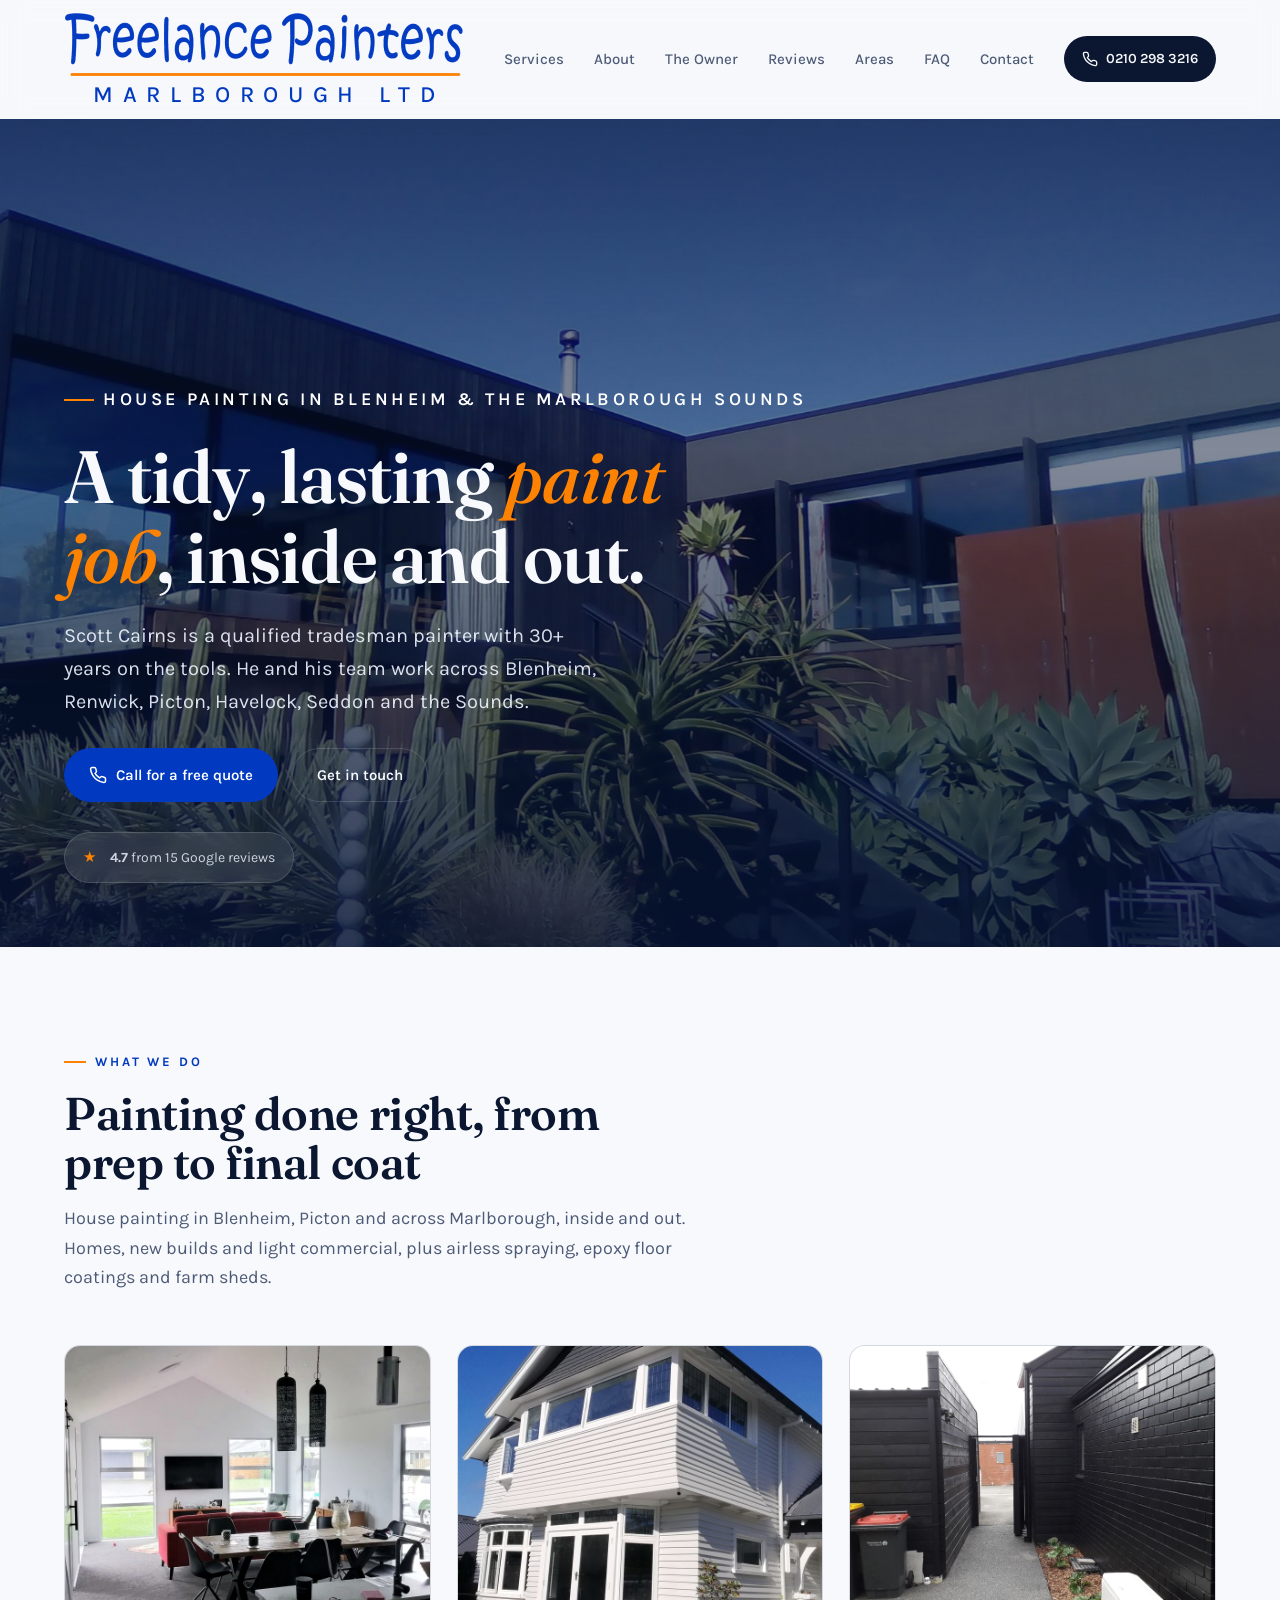
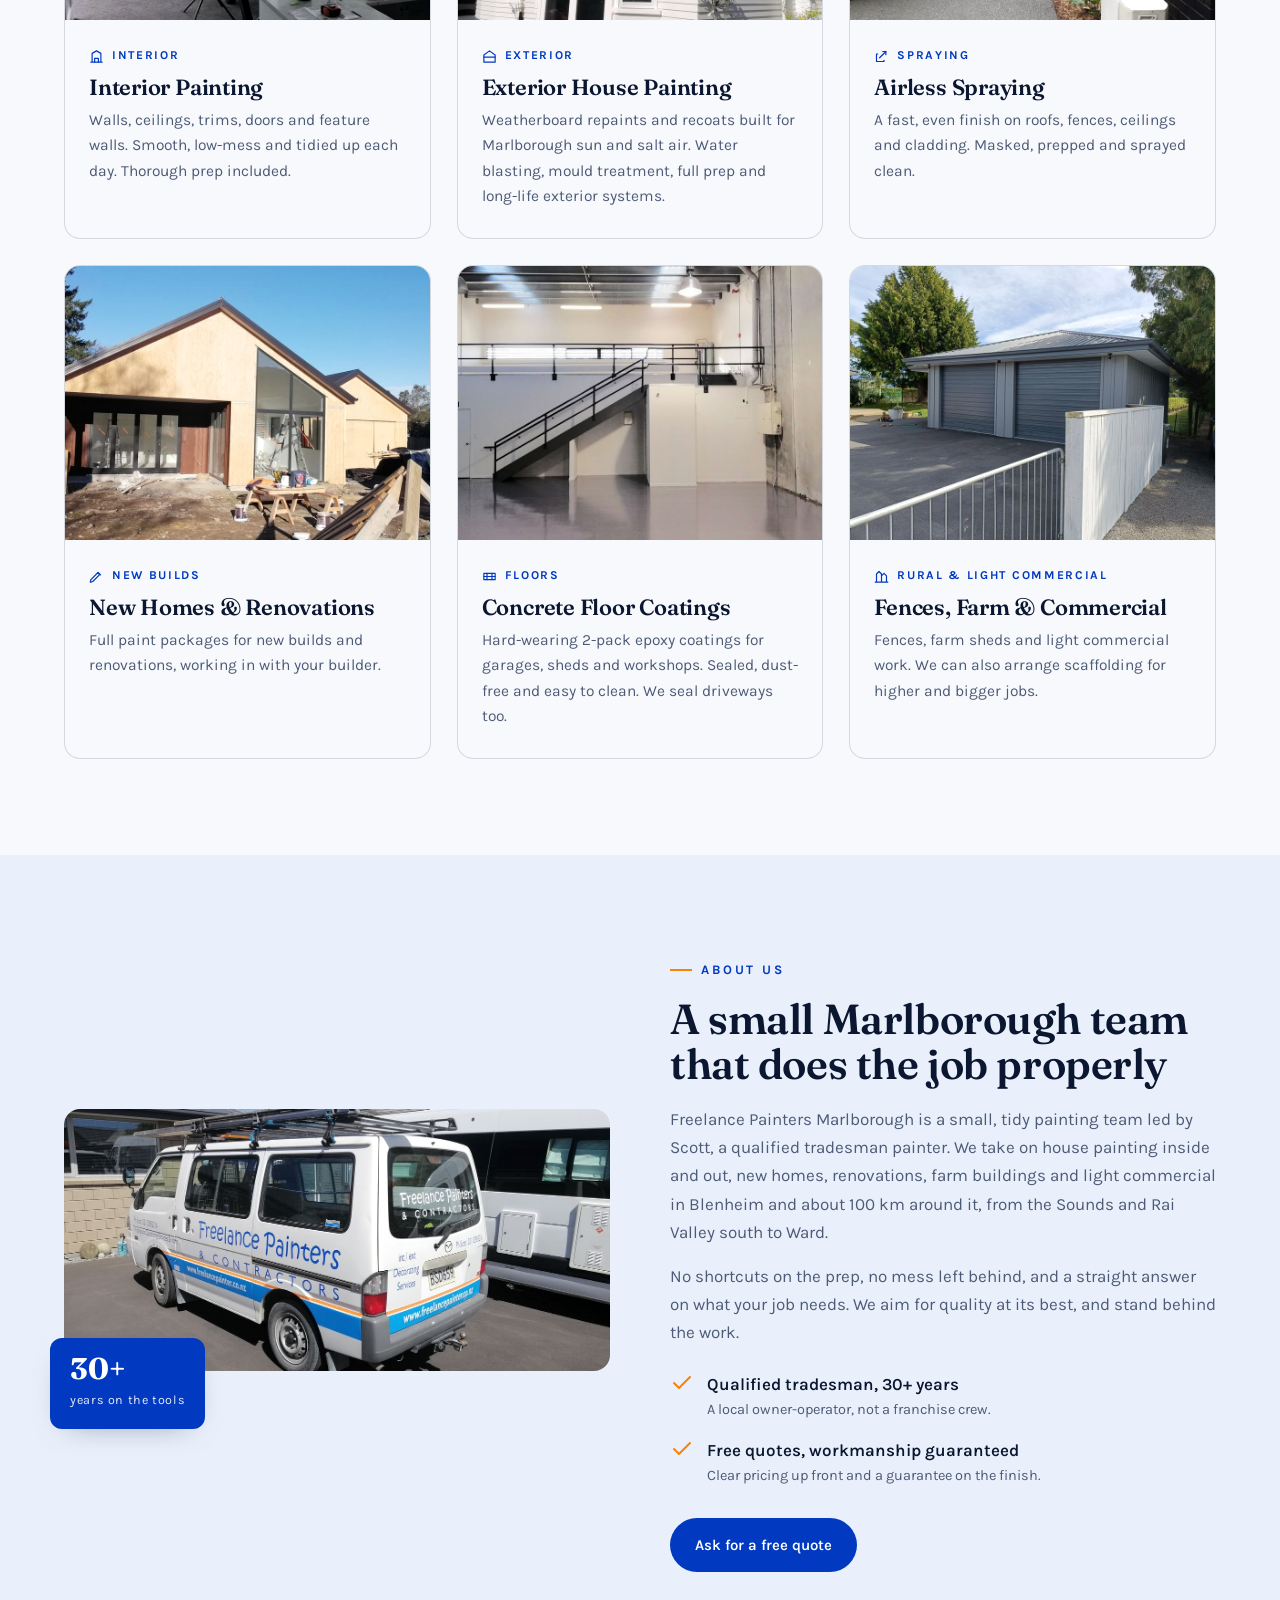
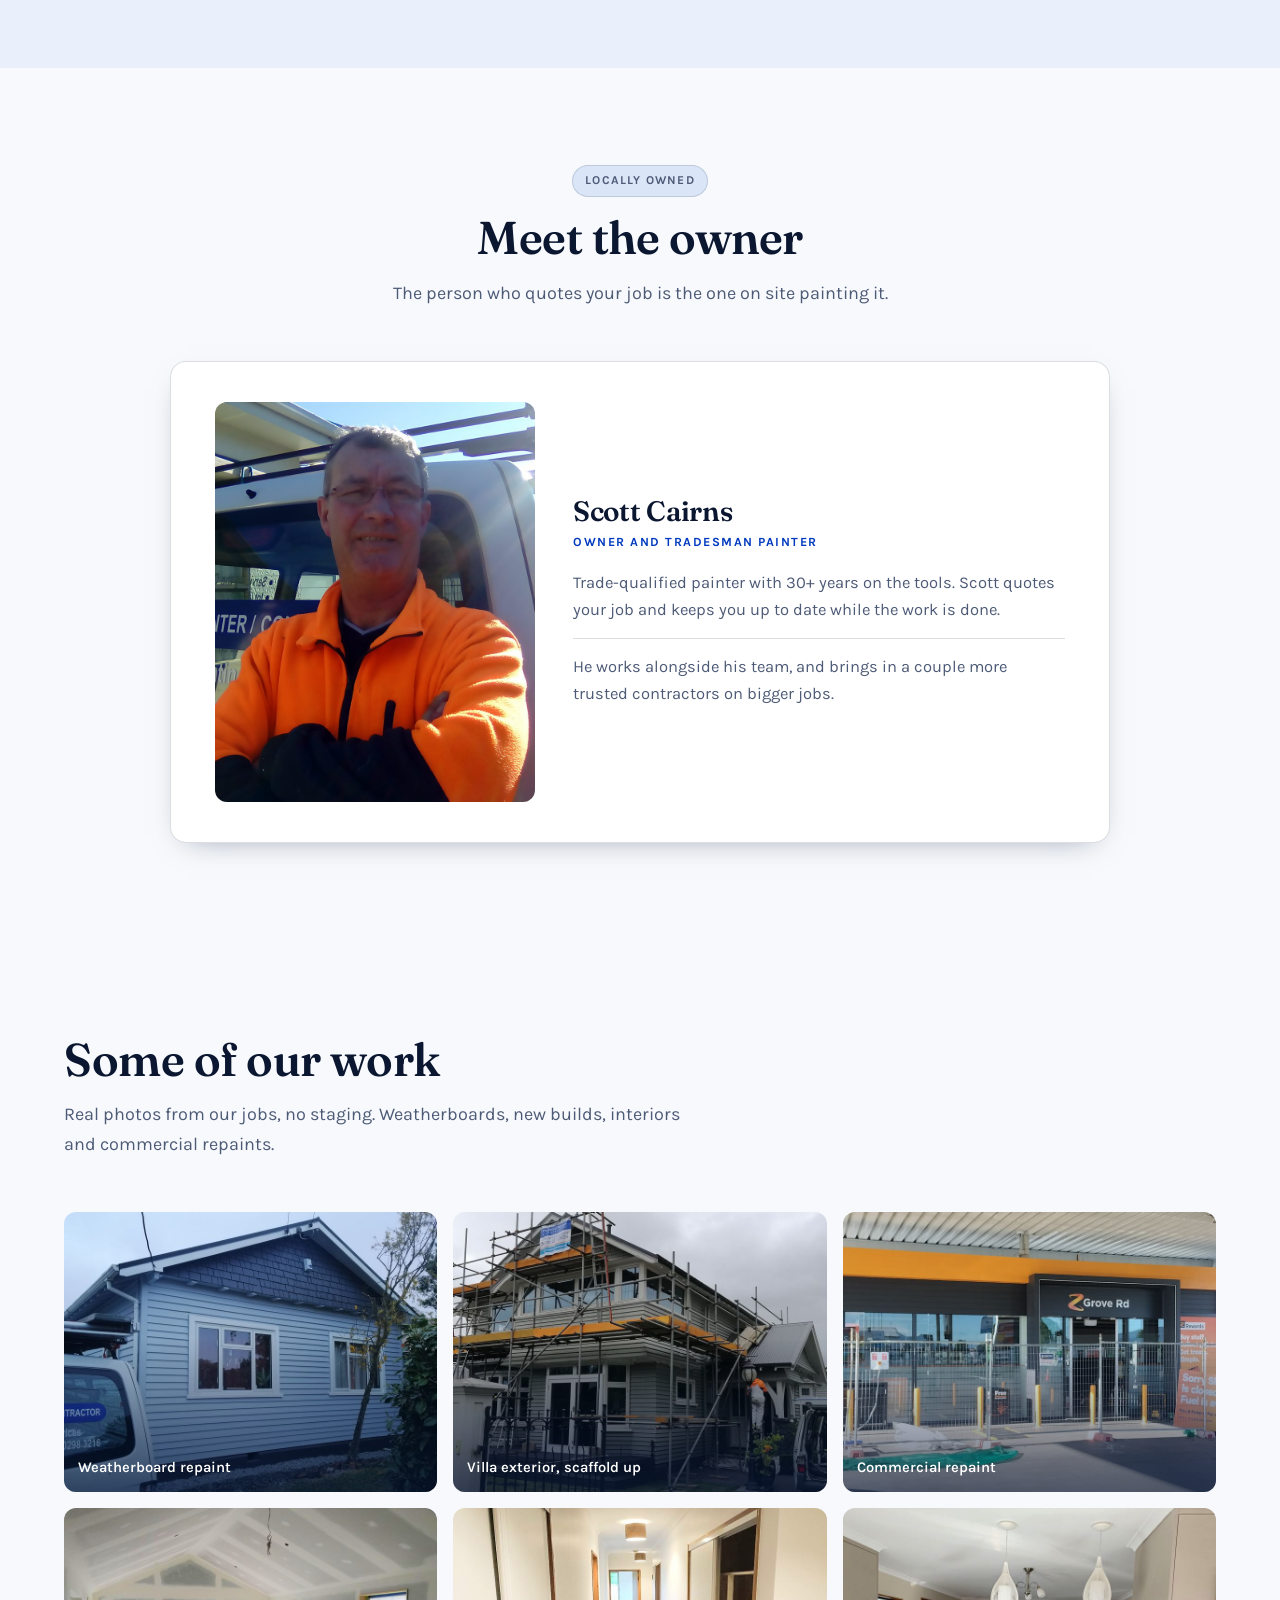
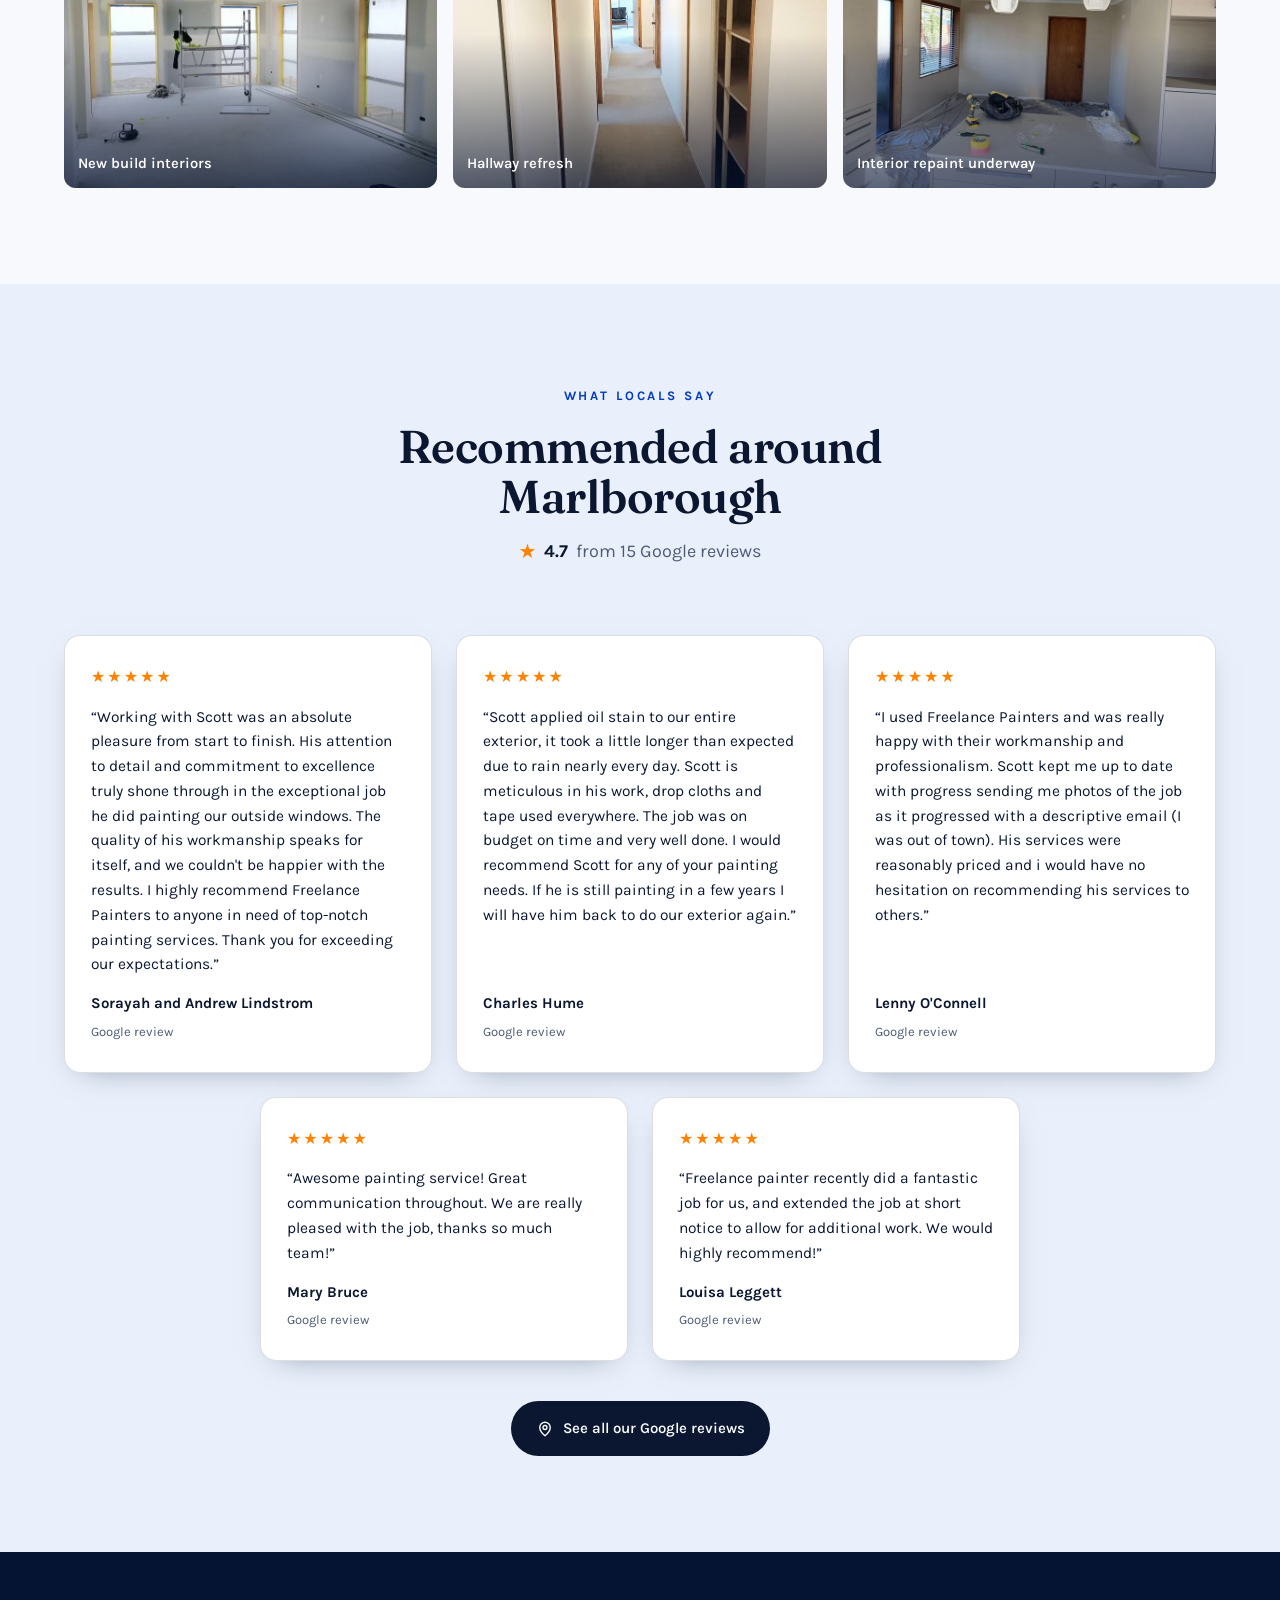
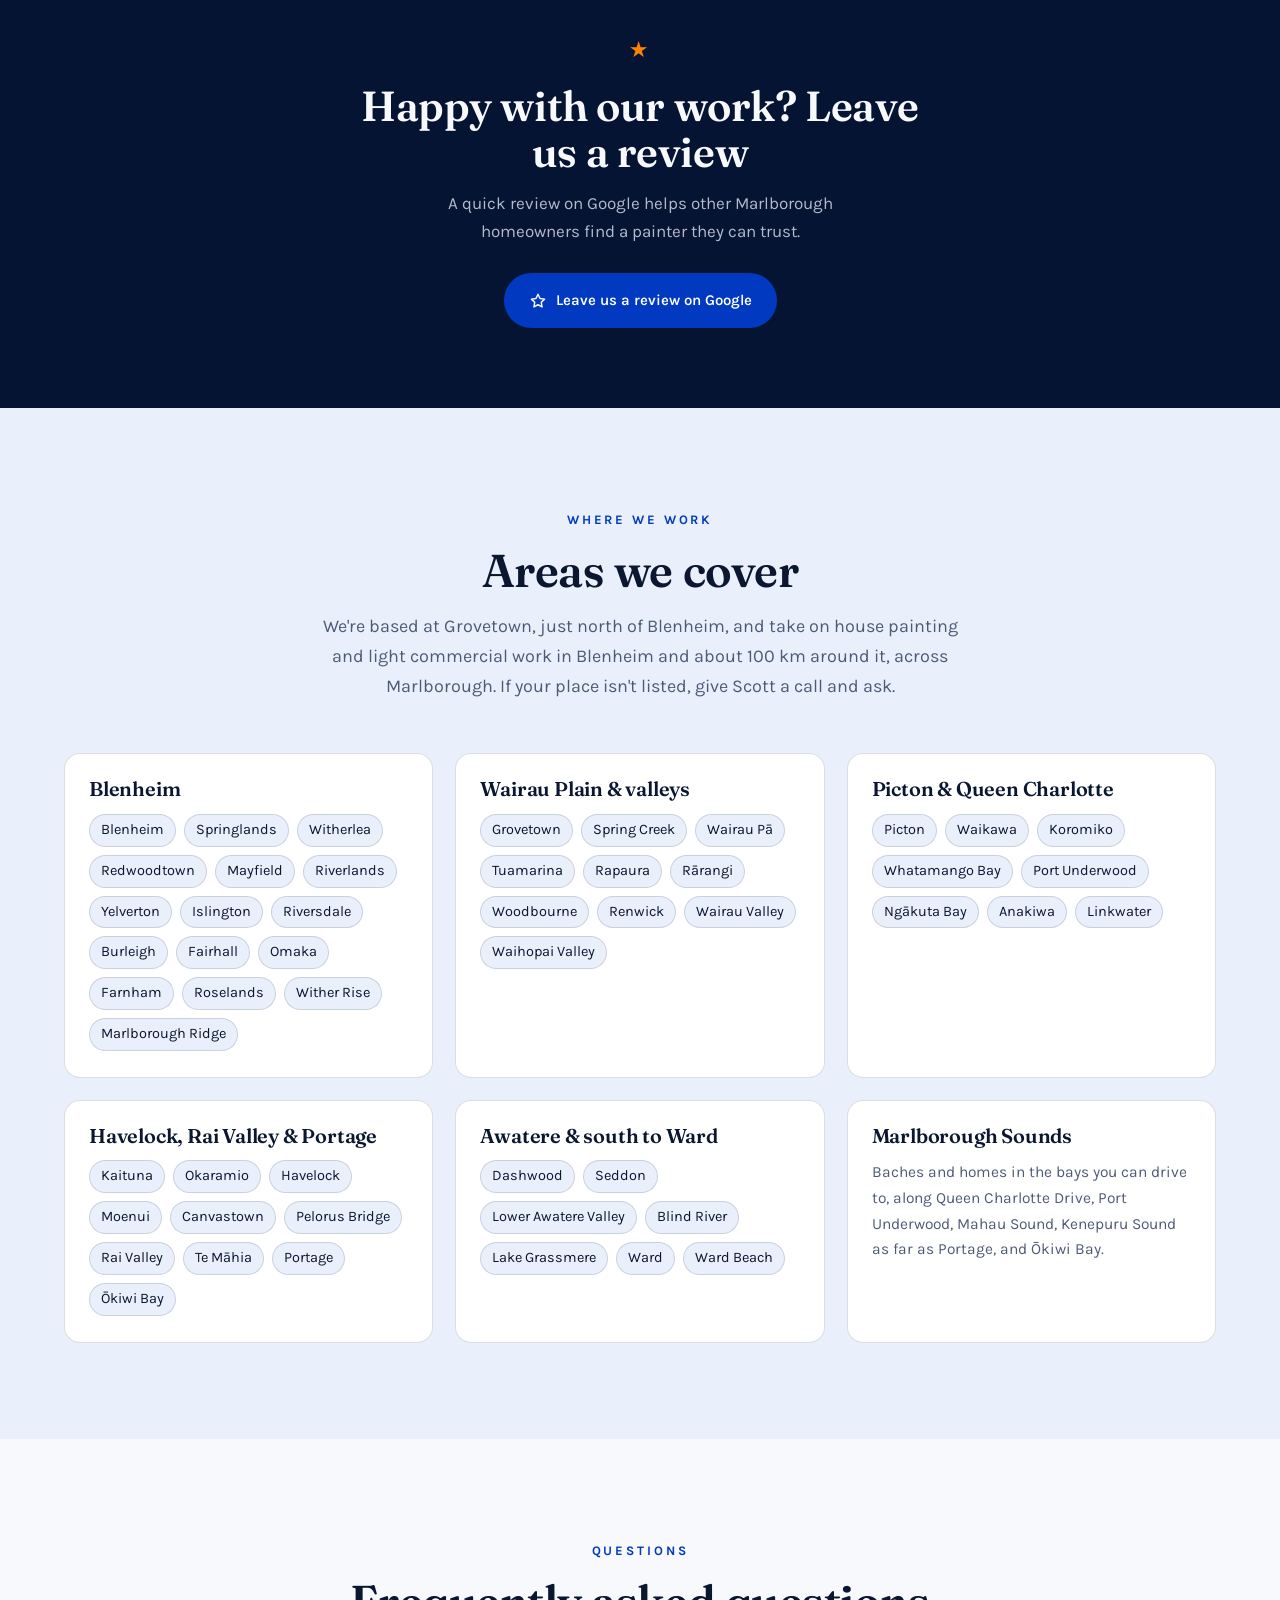
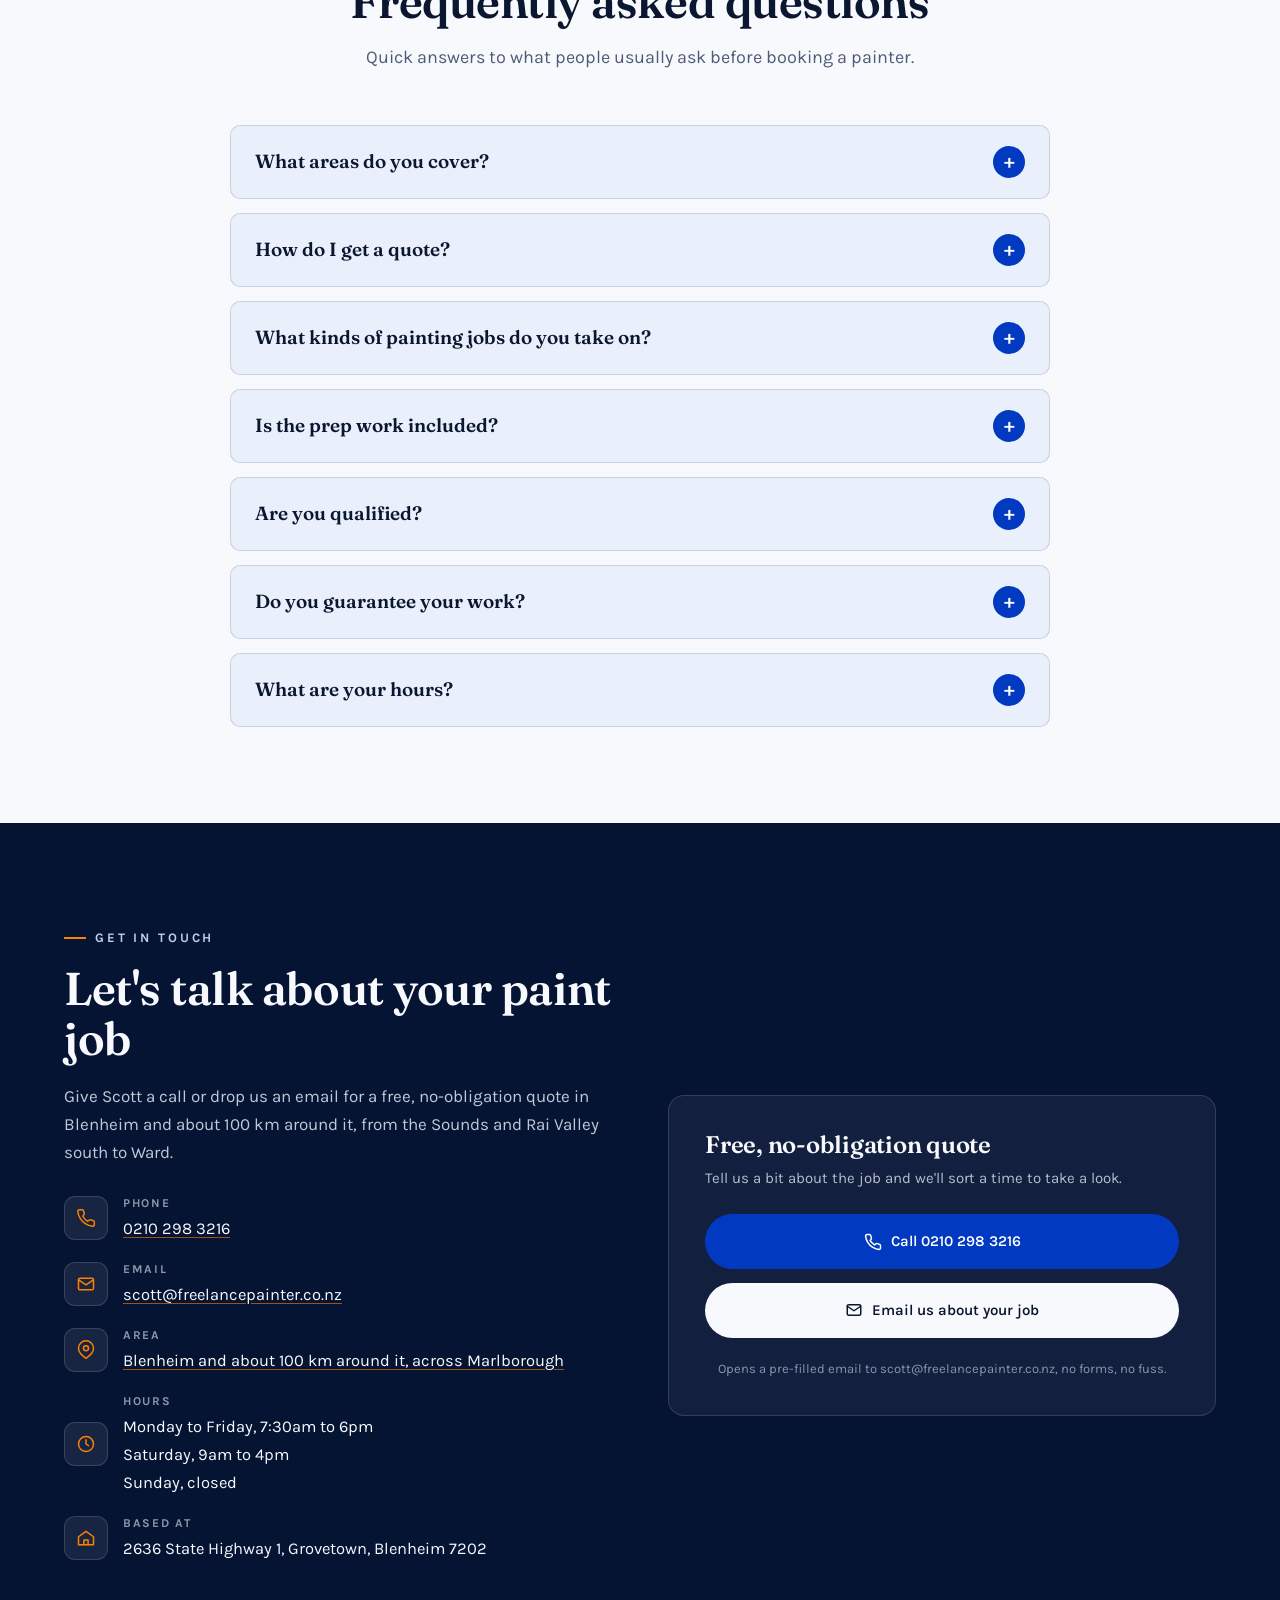
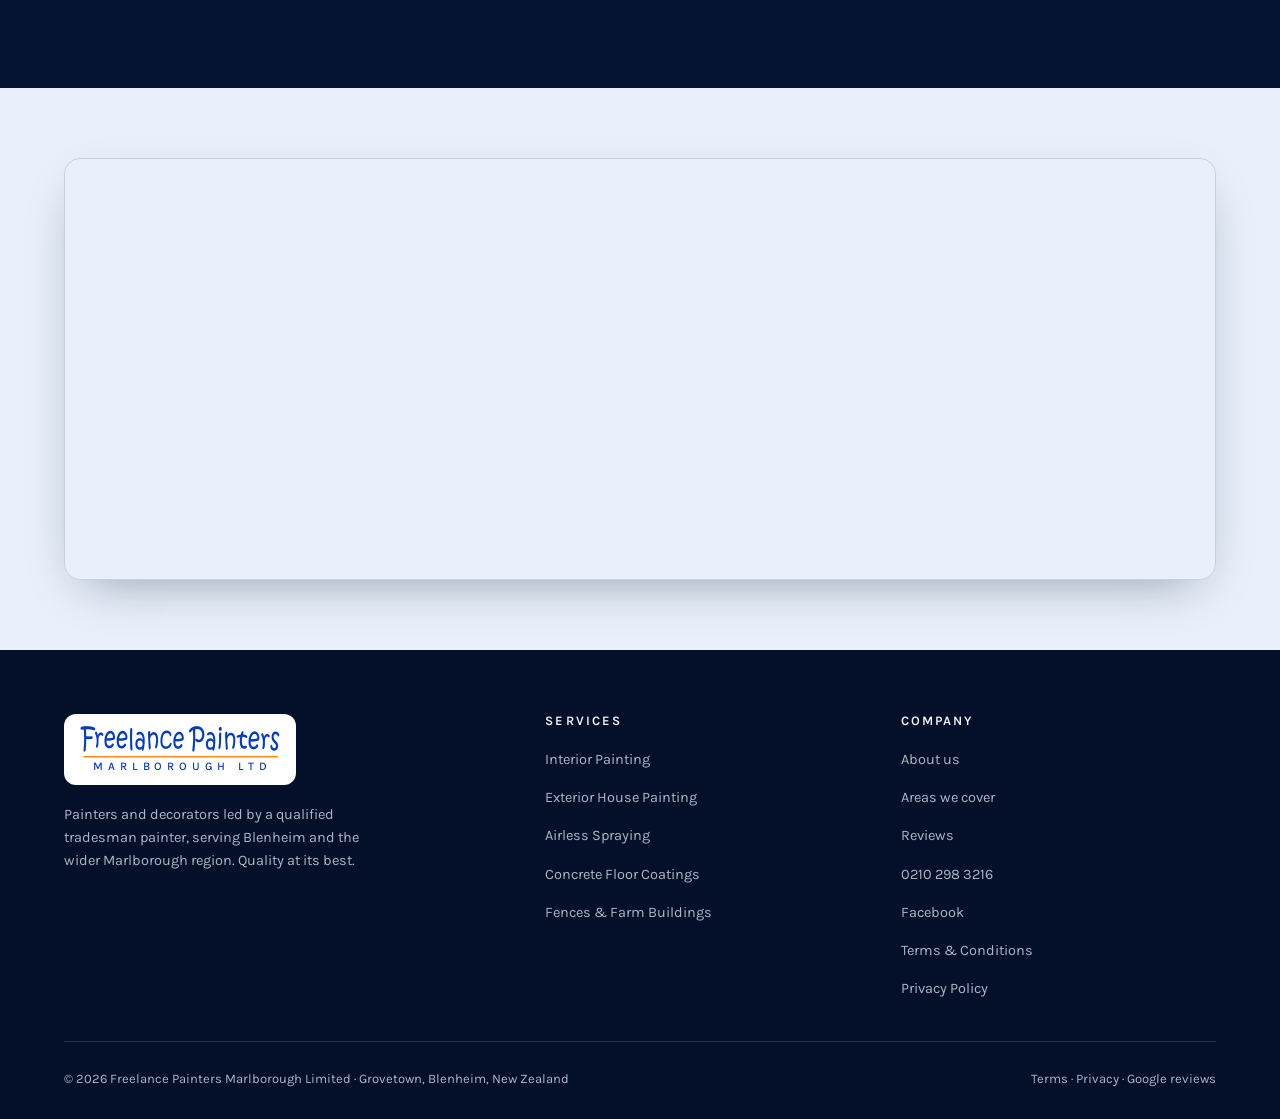
<file: index.html>
<!DOCTYPE html>
<html lang="en-NZ">
<head>
<meta charset="UTF-8">
<meta name="viewport" content="width=device-width, initial-scale=1">
<title>Freelance Painters Marlborough Ltd | House Painting in Blenheim</title>
<meta name="description" content="House painting in Blenheim, Picton and across Marlborough. Free quotes, call Scott on 0210 298 3216. Interiors, exteriors, spraying and floor coatings.">
<link rel="canonical" href="https://www.freelancepainter.co.nz/">
<meta name="theme-color" content="#013AC0">
<link rel="icon" href="/favicon.ico" sizes="48x48">
<link rel="icon" href="favicon.svg" type="image/svg+xml">
<link rel="apple-touch-icon" href="/apple-touch-icon.png">
<meta property="og:site_name" content="Freelance Painters Marlborough Ltd">
<meta property="og:locale" content="en_NZ">
<meta property="og:type" content="website">
<meta property="og:title" content="Freelance Painters Marlborough Ltd | House Painting in Blenheim">
<meta property="og:description" content="House painting in Blenheim, Picton and across Marlborough, led by a qualified tradesman painter with 30+ years on the tools. Free, no-obligation quotes.">
<meta property="og:url" content="https://www.freelancepainter.co.nz/">
<meta property="og:image" content="https://www.freelancepainter.co.nz/img/og-image.jpg">
<meta property="og:image:width" content="1200">
<meta property="og:image:height" content="630">
<meta property="og:image:alt" content="A weatherboard home repainted by Freelance Painters Marlborough">
<meta name="twitter:card" content="summary_large_image">
<meta name="twitter:title" content="Freelance Painters Marlborough Ltd | House Painting in Blenheim">
<meta name="twitter:description" content="House painting in Blenheim, Picton and across Marlborough, led by a qualified tradesman painter with 30+ years on the tools. Free, no-obligation quotes.">
<meta name="twitter:image" content="https://www.freelancepainter.co.nz/img/og-image.jpg">
<link rel="preconnect" href="https://fonts.googleapis.com">
<link rel="preconnect" href="https://fonts.gstatic.com" crossorigin>
<link href="https://fonts.googleapis.com/css2?family=Fraunces:ital,opsz,wght@0,9..144,400..600;1,9..144,400..600&family=Karla:wght@400;500;600;700&display=swap" rel="stylesheet">
<link rel="stylesheet" href="styles.css">
<link rel="preload" as="image" href="img/work-14.jpg" fetchpriority="high">
<noscript><style>#intro{display:none}.reveal{opacity:1;transform:none}</style></noscript>
<script type="application/ld+json">
{
 "@context": "https://schema.org",
 "@type": "HousePainter",
 "@id": "https://www.freelancepainter.co.nz/#business",
 "name": "Freelance Painters Marlborough Limited",
 "alternateName": "Freelance Painters Marlborough Ltd",
 "url": "https://www.freelancepainter.co.nz/",
 "telephone": "+642102983216",
 "email": "scott@freelancepainter.co.nz",
 "image": "https://www.freelancepainter.co.nz/img/og-image.jpg",
 "description": "House painting in Blenheim, Picton and across Marlborough: interior and exterior painting, airless spraying, water blasting, mould treatment, concrete floor coatings, driveway sealing, fences, farm buildings and light commercial work.",
 "address": {
  "@type": "PostalAddress",
  "streetAddress": "2636 State Highway 1, Grovetown",
  "addressLocality": "Blenheim",
  "addressRegion": "Marlborough",
  "postalCode": "7202",
  "addressCountry": "NZ"
 },
 "geo": {
  "@type": "GeoCoordinates",
  "latitude": -41.4965814,
  "longitude": 173.9633257
 },
 "hasMap": "https://maps.google.com/?cid=1918433775097159955",
 "openingHoursSpecification": [
  {
   "@type": "OpeningHoursSpecification",
   "dayOfWeek": [
    "Monday",
    "Tuesday",
    "Wednesday",
    "Thursday",
    "Friday"
   ],
   "opens": "07:30",
   "closes": "18:00"
  },
  {
   "@type": "OpeningHoursSpecification",
   "dayOfWeek": [
    "Saturday"
   ],
   "opens": "09:00",
   "closes": "16:00"
  }
 ],
 "areaServed": [
  {
   "@type": "City",
   "name": "Blenheim"
  },
  {
   "@type": "City",
   "name": "Picton"
  },
  {
   "@type": "City",
   "name": "Renwick"
  },
  {
   "@type": "City",
   "name": "Havelock, Marlborough"
  },
  {
   "@type": "City",
   "name": "Seddon"
  },
  {
   "@type": "Place",
   "name": "Springlands"
  },
  {
   "@type": "Place",
   "name": "Witherlea"
  },
  {
   "@type": "Place",
   "name": "Redwoodtown"
  },
  {
   "@type": "Place",
   "name": "Mayfield"
  },
  {
   "@type": "Place",
   "name": "Riverlands"
  },
  {
   "@type": "Place",
   "name": "Yelverton"
  },
  {
   "@type": "Place",
   "name": "Islington"
  },
  {
   "@type": "Place",
   "name": "Riversdale"
  },
  {
   "@type": "Place",
   "name": "Burleigh"
  },
  {
   "@type": "Place",
   "name": "Fairhall"
  },
  {
   "@type": "Place",
   "name": "Omaka"
  },
  {
   "@type": "Place",
   "name": "Farnham"
  },
  {
   "@type": "Place",
   "name": "Roselands"
  },
  {
   "@type": "Place",
   "name": "Wither Rise"
  },
  {
   "@type": "Place",
   "name": "Marlborough Ridge"
  },
  {
   "@type": "Place",
   "name": "Grovetown"
  },
  {
   "@type": "Place",
   "name": "Spring Creek"
  },
  {
   "@type": "Place",
   "name": "Wairau Pā"
  },
  {
   "@type": "Place",
   "name": "Tuamarina"
  },
  {
   "@type": "Place",
   "name": "Rapaura"
  },
  {
   "@type": "Place",
   "name": "Woodbourne"
  },
  {
   "@type": "Place",
   "name": "Rārangi"
  },
  {
   "@type": "Place",
   "name": "Wairau Valley"
  },
  {
   "@type": "Place",
   "name": "Waihopai Valley"
  },
  {
   "@type": "Place",
   "name": "Waikawa"
  },
  {
   "@type": "Place",
   "name": "Koromiko"
  },
  {
   "@type": "Place",
   "name": "Whatamango Bay"
  },
  {
   "@type": "Place",
   "name": "Port Underwood"
  },
  {
   "@type": "Place",
   "name": "Ngākuta Bay"
  },
  {
   "@type": "Place",
   "name": "Anakiwa"
  },
  {
   "@type": "Place",
   "name": "Linkwater"
  },
  {
   "@type": "Place",
   "name": "Kaituna"
  },
  {
   "@type": "Place",
   "name": "Okaramio"
  },
  {
   "@type": "Place",
   "name": "Moenui"
  },
  {
   "@type": "Place",
   "name": "Canvastown"
  },
  {
   "@type": "Place",
   "name": "Pelorus Bridge"
  },
  {
   "@type": "Place",
   "name": "Rai Valley"
  },
  {
   "@type": "Place",
   "name": "Te Māhia"
  },
  {
   "@type": "Place",
   "name": "Portage"
  },
  {
   "@type": "Place",
   "name": "Ōkiwi Bay"
  },
  {
   "@type": "Place",
   "name": "Dashwood"
  },
  {
   "@type": "Place",
   "name": "Lower Awatere Valley"
  },
  {
   "@type": "Place",
   "name": "Blind River"
  },
  {
   "@type": "Place",
   "name": "Lake Grassmere"
  },
  {
   "@type": "Place",
   "name": "Ward"
  },
  {
   "@type": "Place",
   "name": "Ward Beach"
  }
 ],
 "sameAs": [
  "https://maps.google.com/?cid=1918433775097159955",
  "https://www.facebook.com/freelancepaintercontractor"
 ]
}
</script>
<script type="application/ld+json">
{
 "@context": "https://schema.org",
 "@type": "FAQPage",
 "mainEntity": [
  {
   "@type": "Question",
   "name": "What areas do you cover?",
   "acceptedAnswer": {
    "@type": "Answer",
    "text": "We cover Blenheim and about 100 km around it, across Marlborough: Renwick and the Wairau Valley, Picton, Havelock and Rai Valley, the inner Sounds bays you can drive to (Queen Charlotte Drive, Port Underwood, Mahau Sound, Kenepuru Sound as far as Portage, and Ōkiwi Bay), and south through Seddon to Ward. If you're not sure whether we cover your spot, give Scott a call and ask."
   }
  },
  {
   "@type": "Question",
   "name": "How do I get a quote?",
   "acceptedAnswer": {
    "@type": "Answer",
    "text": "Quotes are free and there's no obligation. Call Scott on 0210 298 3216 or send us an email with a few details about the job, and we'll sort a time to come and take a look."
   }
  },
  {
   "@type": "Question",
   "name": "What kinds of painting jobs do you take on?",
   "acceptedAnswer": {
    "@type": "Answer",
    "text": "Interior and exterior house painting, new builds and renovations, plus airless spraying, water blasting, mould treatment, concrete floor coatings, driveway sealing, fences, farm buildings and light commercial work. We can also arrange scaffolding for higher and bigger jobs."
   }
  },
  {
   "@type": "Question",
   "name": "Is the prep work included?",
   "acceptedAnswer": {
    "@type": "Answer",
    "text": "Yes. Good preparation is part of the job, including water blasting, sanding and masking, and we tidy up at the end of each day."
   }
  },
  {
   "@type": "Question",
   "name": "Are you qualified?",
   "acceptedAnswer": {
    "@type": "Answer",
    "text": "Yes. Scott is a qualified tradesman painter with more than 30 years on the tools."
   }
  },
  {
   "@type": "Question",
   "name": "Do you guarantee your work?",
   "acceptedAnswer": {
    "@type": "Answer",
    "text": "Yes, our workmanship is guaranteed. If you'd like the details for your job, just ask Scott when he quotes."
   }
  },
  {
   "@type": "Question",
   "name": "What are your hours?",
   "acceptedAnswer": {
    "@type": "Answer",
    "text": "Monday to Friday, 7:30am to 6pm, and Saturday, 9am to 4pm. We're closed on Sunday, but you're welcome to email any time."
   }
  }
 ]
}
</script>
<script type="application/ld+json">
{
 "@context": "https://schema.org",
 "@type": "WebSite",
 "@id": "https://www.freelancepainter.co.nz/#website",
 "name": "Freelance Painters Marlborough",
 "alternateName": "Freelance Painters Marlborough Ltd",
 "url": "https://www.freelancepainter.co.nz/"
}
</script>
</head>
<body id="top">

<!-- Intro -->
<div id="intro" aria-hidden="true">
  <div class="mono">Freelance <b>Painters</b></div>
  <div class="sub">Marlborough</div>
  <div class="bar"></div>
</div>

<!-- Nav -->
<header class="nav">
  <div class="wrap nav-in">
    <a href="#top" class="brand" aria-label="Freelance Painters Marlborough home">
      <span class="brand-lockup">
        <img class="brand-wordmark" src="img/logo-wordmark.png" alt="Freelance Painters Marlborough Ltd" width="800" height="128">
        <span class="brand-sub" aria-hidden="true">Marlborough Ltd</span>
      </span>
    </a>
    <nav class="nav-links" aria-label="Primary">
      <a class="lnk" href="#services">Services</a>
      <a class="lnk" href="#about">About</a>
      <a class="lnk" href="#crew">The Owner</a>
      <a class="lnk" href="#reviews">Reviews</a>
      <a class="lnk lnk-areas" href="#areas">Areas</a>
      <a class="lnk" href="#faq">FAQ</a>
      <a class="lnk" href="#contact">Contact</a>
      <a class="nav-cta" href="tel:+642102983216">
        <svg viewBox="0 0 24 24" fill="none" stroke="currentColor" stroke-width="2" stroke-linecap="round" stroke-linejoin="round"><path d="M22 16.9v3a2 2 0 0 1-2.2 2 19.8 19.8 0 0 1-8.6-3.1 19.5 19.5 0 0 1-6-6A19.8 19.8 0 0 1 2.1 4.2 2 2 0 0 1 4.1 2h3a2 2 0 0 1 2 1.7c.1.9.4 1.8.7 2.7a2 2 0 0 1-.5 2.1L8.1 9.9a16 16 0 0 0 6 6l1.4-1.2a2 2 0 0 1 2.1-.5c.9.3 1.8.6 2.7.7a2 2 0 0 1 1.7 2Z"/></svg>
        0210 298 3216
      </a>
    </nav>
    <a class="nav-call-m" href="tel:+642102983216" aria-label="Call 0210 298 3216"><svg viewBox="0 0 24 24" fill="none" stroke="currentColor" stroke-width="2" stroke-linecap="round" stroke-linejoin="round" aria-hidden="true"><path d="M22 16.9v3a2 2 0 0 1-2.2 2 19.8 19.8 0 0 1-8.6-3.1 19.5 19.5 0 0 1-6-6A19.8 19.8 0 0 1 2.1 4.2 2 2 0 0 1 4.1 2h3a2 2 0 0 1 2 1.7c.1.9.4 1.8.7 2.7a2 2 0 0 1-.5 2.1L8.1 9.9a16 16 0 0 0 6 6l1.4-1.2a2 2 0 0 1 2.1-.5c.9.3 1.8.6 2.7.7a2 2 0 0 1 1.7 2Z"/></svg>Call 0210 298 3216</a>
    <button class="burger" aria-label="Menu" aria-expanded="false"><span class="burger-icon" aria-hidden="true"></span><span class="burger-label" aria-hidden="true">Menu</span></button>
  </div>
</header>

<main>

<!-- Hero -->
<section class="hero">
  <div class="hero-slides" aria-hidden="true">
    <div class="slide active" style="background-image:url('img/work-14.jpg')"></div>
    <div class="slide" data-bg="img/work-16.jpg"></div>
  </div>
  <div class="wrap hero-in">
    <h1><span class="eyebrow">House painting in Blenheim &amp; the Marlborough&nbsp;Sounds</span> <span class="h1-main">A tidy, lasting <em>paint job</em>, inside and out.</span></h1>
    <p class="lead">Scott Cairns is a qualified tradesman painter with 30+ years on the tools. He and his team work across Blenheim, Renwick, Picton, Havelock, Seddon and the Sounds.</p>
    <div class="hero-cta">
      <a class="btn btn-primary" href="tel:+642102983216">
        <svg viewBox="0 0 24 24" fill="none" stroke="currentColor" stroke-width="2" stroke-linecap="round" stroke-linejoin="round"><path d="M22 16.9v3a2 2 0 0 1-2.2 2 19.8 19.8 0 0 1-8.6-3.1 19.5 19.5 0 0 1-6-6A19.8 19.8 0 0 1 2.1 4.2 2 2 0 0 1 4.1 2h3a2 2 0 0 1 2 1.7c.1.9.4 1.8.7 2.7a2 2 0 0 1-.5 2.1L8.1 9.9a16 16 0 0 0 6 6l1.4-1.2a2 2 0 0 1 2.1-.5c.9.3 1.8.6 2.7.7a2 2 0 0 1 1.7 2Z"/></svg>
        Call for a free quote
      </a>
      <a class="btn btn-outline-lt" href="#contact">Get in touch</a>
    </div>
    <a class="hero-badge" href="#reviews">
      <span class="stars" aria-hidden="true">★</span>
      <span><b>4.7</b> from 15 Google reviews</span>
    </a>
  </div>
</section>

<!-- Services -->
<section class="band paper" id="services">
  <div class="wrap">
    <div class="sec-head reveal">
      <span class="kicker">What we do</span>
      <h2>Painting done right, from prep to final coat</h2>
      <p>House painting in Blenheim, Picton and across Marlborough, inside and out. Homes, new builds and light commercial, plus airless spraying, epoxy floor coatings and farm sheds.</p>
    </div>
    <div class="svc-grid">
      <article class="svc reveal">
        <div class="shot"><img src="img/work-12-800.jpg" srcset="img/work-12-800.jpg 800w, img/work-12-1200.jpg 1200w" sizes="(max-width:620px) calc(100vw - 48px), (max-width:900px) calc(50vw - 37px), 370px" alt="Finished new-home interior painted white, with a raked ceiling and barn slider door" loading="lazy" width="800" height="600"></div>
        <div class="body">
          <span class="tag"><svg viewBox="0 0 24 24" fill="none" stroke="currentColor" stroke-width="1.9" stroke-linecap="round" stroke-linejoin="round"><path d="M3 21h18M5 21V7l7-4 7 4v14"/><path d="M9 21v-6h6v6"/></svg>Interior</span>
          <h3>Interior Painting</h3>
          <p>Walls, ceilings, trims, doors and feature walls. Smooth, low-mess and tidied up each day. Thorough prep included.</p>
        </div>
      </article>
      <article class="svc reveal">
        <div class="shot"><img src="img/work-4-800.jpg" srcset="img/work-4-800.jpg 800w, img/work-4-1200.jpg 1200w" sizes="(max-width:620px) calc(100vw - 48px), (max-width:900px) calc(50vw - 37px), 370px" alt="Exterior house painting: a two-storey white weatherboard villa after its repaint" loading="lazy" width="800" height="600"></div>
        <div class="body">
          <span class="tag"><svg viewBox="0 0 24 24" fill="none" stroke="currentColor" stroke-width="1.9" stroke-linecap="round" stroke-linejoin="round"><path d="M3 9.5 12 3l9 6.5V21H3V9.5Z"/><path d="M3 13h18"/></svg>Exterior</span>
          <h3>Exterior House Painting</h3>
          <p>Weatherboard repaints and recoats built for Marlborough sun and salt air. Water blasting, mould treatment, full prep and long-life exterior systems.</p>
        </div>
      </article>
      <article class="svc reveal">
        <div class="shot"><img src="img/work-9-800.jpg" srcset="img/work-9-800.jpg 800w, img/work-9-1200.jpg 1200w" sizes="(max-width:620px) calc(100vw - 48px), (max-width:900px) calc(50vw - 37px), 370px" alt="Black-painted weatherboard and brick on a modern townhouse" loading="lazy" width="800" height="600"></div>
        <div class="body">
          <span class="tag"><svg viewBox="0 0 24 24" fill="none" stroke="currentColor" stroke-width="1.9" stroke-linecap="round" stroke-linejoin="round"><path d="M14 4h5v5"/><path d="M19 4 9 14"/><path d="M6 8H4v12h12v-2"/></svg>Spraying</span>
          <h3>Airless Spraying</h3>
          <p>A fast, even finish on roofs, fences, ceilings and cladding. Masked, prepped and sprayed clean.</p>
        </div>
      </article>
      <article class="svc reveal">
        <div class="shot"><img src="img/work-10-800.jpg" srcset="img/work-10-800.jpg 800w, img/work-10-1200.jpg 1200w" sizes="(max-width:620px) calc(100vw - 48px), (max-width:900px) calc(50vw - 37px), 370px" alt="New plywood-clad home ready for its paint and stain" loading="lazy" width="800" height="600"></div>
        <div class="body">
          <span class="tag"><svg viewBox="0 0 24 24" fill="none" stroke="currentColor" stroke-width="1.9" stroke-linecap="round" stroke-linejoin="round"><path d="m14.5 5.5 4 4"/><path d="M3 21l3-1 11-11-3-3L3 17l-1 4Z"/></svg>New builds</span>
          <h3>New Homes &amp; Renovations</h3>
          <p>Full paint packages for new builds and renovations, working in with your builder.</p>
        </div>
      </article>
      <article class="svc reveal">
        <div class="shot"><img src="img/work-5-800.jpg" srcset="img/work-5-800.jpg 800w, img/work-5-1200.jpg 1200w" sizes="(max-width:620px) calc(100vw - 48px), (max-width:900px) calc(50vw - 37px), 370px" alt="Grey epoxy floor coating in a commercial unit with a black steel stair" loading="lazy" width="800" height="600"></div>
        <div class="body">
          <span class="tag"><svg viewBox="0 0 24 24" fill="none" stroke="currentColor" stroke-width="1.9" stroke-linecap="round" stroke-linejoin="round"><path d="M3 7h18v10H3z"/><path d="M3 12h18M8 7v10M16 7v10"/></svg>Floors</span>
          <h3>Concrete Floor Coatings</h3>
          <p>Hard-wearing 2-pack epoxy coatings for garages, sheds and workshops. Sealed, dust-free and easy to clean. We seal driveways too.</p>
        </div>
      </article>
      <article class="svc reveal">
        <div class="shot"><img src="img/work-7-800.jpg" srcset="img/work-7-800.jpg 800w, img/work-7-1200.jpg 1200w" sizes="(max-width:620px) calc(100vw - 48px), (max-width:900px) calc(50vw - 37px), 370px" alt="Freshly painted grey double garage with a white fence in front" loading="lazy" width="800" height="600"></div>
        <div class="body">
          <span class="tag"><svg viewBox="0 0 24 24" fill="none" stroke="currentColor" stroke-width="1.9" stroke-linecap="round" stroke-linejoin="round"><path d="M4 21V8l4-4 4 4v13M12 21V11l4-4 4 4v10M2 21h20"/></svg>Rural &amp; light commercial</span>
          <h3>Fences, Farm &amp; Commercial</h3>
          <p>Fences, farm sheds and light commercial work. We can also arrange scaffolding for higher and bigger jobs.</p>
        </div>
      </article>
    </div>
  </div>
</section>

<!-- About -->
<section class="band bone" id="about">
  <div class="wrap">
    <div class="about-grid">
      <div class="about-media about-van reveal">
        <img src="img/work-8.jpg" alt="Scott's signwritten work van, loaded with ladders for the day" loading="lazy" width="1200" height="575">
        <div class="corner"><b>30+</b><span>years on the tools</span></div>
      </div>
      <div class="about-copy reveal">
        <span class="kicker">About us</span>
        <h2>A small Marlborough team that does the job properly</h2>
        <p>Freelance Painters Marlborough is a small, tidy painting team led by Scott, a qualified tradesman painter. We take on house painting inside and out, new homes, renovations, farm buildings and light commercial in Blenheim and about 100&nbsp;km around it, from the Sounds and Rai Valley south to Ward.</p>
        <p>No shortcuts on the prep, no mess left behind, and a straight answer on what your job needs. We aim for quality at its best, and stand behind the work.</p>
        <ul class="checklist">
          <li><svg viewBox="0 0 24 24" fill="none" stroke="currentColor" stroke-width="2" stroke-linecap="round" stroke-linejoin="round"><path d="M20 6 9 17l-5-5"/></svg><div>Qualified tradesman, 30+ years<span>A local owner-operator, not a franchise crew.</span></div></li>
          <li><svg viewBox="0 0 24 24" fill="none" stroke="currentColor" stroke-width="2" stroke-linecap="round" stroke-linejoin="round"><path d="M20 6 9 17l-5-5"/></svg><div>Free quotes, workmanship guaranteed<span>Clear pricing up front and a guarantee on the finish.</span></div></li>
        </ul>
        <a class="btn btn-primary" href="#contact">Ask for a free quote</a>
      </div>
    </div>
  </div>
</section>

<!-- Team -->
<section class="band paper" id="crew">
  <div class="wrap">
    <div class="sec-head center reveal">
      <span class="badge-lt">Locally owned</span>
      <h2 style="margin-top:16px">Meet the owner</h2>
      <p>The person who quotes your job is the one on site painting it.</p>
    </div>
    <article class="crew crew-solo reveal">
      <div class="crew-photo"><img src="img/scott-800.jpg" srcset="img/scott-800.jpg 800w, img/scott-1200.jpg 1200w" sizes="(max-width:620px) 300px, (max-width:900px) 240px, 320px" alt="Scott Cairns, owner of Freelance Painters Marlborough, in hi-vis beside his work van" width="800" height="1000" loading="lazy"></div>
      <div class="crew-body">
        <h3>Scott Cairns</h3>
        <div class="role">Owner and tradesman painter</div>
        <p>Trade-qualified painter with 30+ years on the tools. Scott quotes your job and keeps you up to date while the work is done.</p>
        <p class="crew-note">He works alongside his team, and brings in a couple more trusted contractors on bigger jobs.</p>
      </div>
    </article>
  </div>
</section>

<!-- Recent work -->
<section class="band paper" id="work">
  <div class="wrap">
    <div class="sec-head reveal">
      <h2>Some of our work</h2>
      <p>Real photos from our jobs, no staging. Weatherboards, new builds, interiors and commercial repaints.</p>
    </div>
    <div class="gal-grid">
      <figure class="gal-item reveal"><img src="img/work-11-800.jpg" srcset="img/work-11-800.jpg 800w, img/work-11-1200.jpg 1200w" sizes="(max-width:620px) calc(100vw - 48px), (max-width:900px) calc(50vw - 37px), 370px" alt="Light blue weatherboard house after an exterior repaint, with the Freelance Painters van out front" loading="lazy" width="800" height="600"><figcaption>Weatherboard repaint</figcaption></figure>
      <figure class="gal-item reveal"><img src="img/work-15-800.jpg" srcset="img/work-15-800.jpg 800w, img/work-15-1200.jpg 1200w" sizes="(max-width:620px) calc(100vw - 48px), (max-width:900px) calc(50vw - 37px), 370px" alt="Two-storey villa exterior repaint underway with scaffolding up" loading="lazy" width="800" height="600"><figcaption>Villa exterior, scaffold up</figcaption></figure>
      <figure class="gal-item reveal"><img src="img/work-2-800.jpg" srcset="img/work-2-800.jpg 800w, img/work-2-1200.jpg 1200w" sizes="(max-width:620px) calc(100vw - 48px), (max-width:900px) calc(50vw - 37px), 370px" alt="Z service station on Grove Road, Blenheim, fenced off during its refresh" loading="lazy" width="800" height="600"><figcaption>Commercial repaint</figcaption></figure>
      <figure class="gal-item reveal"><img src="img/work-1-800.jpg" srcset="img/work-1-800.jpg 800w, img/work-1-1200.jpg 1200w" sizes="(max-width:620px) calc(100vw - 48px), (max-width:900px) calc(50vw - 37px), 370px" alt="New-build interior with a raked ceiling, stopped and ready for paint" loading="lazy" width="800" height="600"><figcaption>New build interiors</figcaption></figure>
      <figure class="gal-item reveal"><img src="img/work-6-800.jpg" srcset="img/work-6-800.jpg 800w, img/work-6-1200.jpg 1200w" sizes="(max-width:620px) calc(100vw - 48px), (max-width:900px) calc(50vw - 37px), 370px" alt="Repainted hallway with fresh light walls and timber-framed wardrobe doors" loading="lazy" width="800" height="600"><figcaption>Hallway refresh</figcaption></figure>
      <figure class="gal-item reveal"><img src="img/work-3-800.jpg" srcset="img/work-3-800.jpg 800w, img/work-3-1200.jpg 1200w" sizes="(max-width:620px) calc(100vw - 48px), (max-width:900px) calc(50vw - 37px), 370px" alt="Kitchen and dining repaint underway with drop sheets down" loading="lazy" width="800" height="600"><figcaption>Interior repaint underway</figcaption></figure>
    </div>
  </div>
</section>

<!-- Reviews -->
<section class="band bone" id="reviews">
  <div class="wrap">
    <div class="sec-head center reveal">
      <span class="kicker" style="justify-content:center">What locals say</span>
      <h2>Recommended around Marlborough</h2>
      <p class="rev-summary"><span class="rev-star" aria-hidden="true">★</span> <b>4.7</b> from 15 Google reviews</p>
    </div>
    <div class="rev-grid">
      <article class="rev reveal">
        <div class="stars" role="img" aria-label="5 out of 5 stars">★★★★★</div>
        <p>“Working with Scott was an absolute pleasure from start to finish. His attention to detail and commitment to excellence truly shone through in the exceptional job he did painting our outside windows. The quality of his workmanship speaks for itself, and we couldn't be happier with the results. I highly recommend Freelance Painters to anyone in need of top-notch painting services. Thank you for exceeding our expectations.”</p>
        <div class="who"><div><b>Sorayah and Andrew Lindstrom</b><span>Google review</span></div></div>
      </article>
      <article class="rev reveal">
        <div class="stars" role="img" aria-label="5 out of 5 stars">★★★★★</div>
        <p>“Scott applied oil stain to our entire exterior, it took a little longer than expected due to rain nearly every day. Scott is meticulous in his work, drop cloths and tape used everywhere. The job was on budget on time and very well done. I would recommend Scott for any of your painting needs. If he is still painting in a few years I will have him back to do our exterior again.”</p>
        <div class="who"><div><b>Charles Hume</b><span>Google review</span></div></div>
      </article>
      <article class="rev reveal">
        <div class="stars" role="img" aria-label="5 out of 5 stars">★★★★★</div>
        <p>“I used Freelance Painters and was really happy with their workmanship and professionalism. Scott kept me up to date with progress sending me photos of the job as it progressed with a descriptive email (I was out of town). His services were reasonably priced and i would have no hesitation on recommending his services to others.”</p>
        <div class="who"><div><b>Lenny O'Connell</b><span>Google review</span></div></div>
      </article>
      <article class="rev reveal">
        <div class="stars" role="img" aria-label="5 out of 5 stars">★★★★★</div>
        <p>“Awesome painting service! Great communication throughout. We are really pleased with the job, thanks so much team!”</p>
        <div class="who"><div><b>Mary Bruce</b><span>Google review</span></div></div>
      </article>
      <article class="rev reveal">
        <div class="stars" role="img" aria-label="5 out of 5 stars">★★★★★</div>
        <p>“Freelance painter recently did a fantastic job for us, and extended the job at short notice to allow for additional work. We would highly recommend!”</p>
        <div class="who"><div><b>Louisa Leggett</b><span>Google review</span></div></div>
      </article>
    </div>
    <div class="rev-actions">
      <a class="btn btn-ink" href="https://maps.google.com/?cid=1918433775097159955" target="_blank" rel="noopener">
        <svg viewBox="0 0 24 24" fill="none" stroke="currentColor" stroke-width="1.9" stroke-linecap="round" stroke-linejoin="round"><path d="M12 21s-7-5.7-7-11a7 7 0 0 1 14 0c0 5.3-7 11-7 11Z"/><circle cx="12" cy="10" r="2.6"/></svg>
        See all our Google reviews
      </a>
    </div>
  </div>
</section>

<!-- Leave a review banner -->
<section class="review-banner">
  <div class="wrap reveal">
    <div class="stars" aria-hidden="true">★</div>
    <h2>Happy with our work? Leave us a review</h2>
    <p>A quick review on Google helps other Marlborough homeowners find a painter they can trust.</p>
    <a class="btn btn-primary" href="https://search.google.com/local/writereview?placeid=ChIJ8S961PaIMW0REyHHqVqlnxo" target="_blank" rel="noopener">
      <svg viewBox="0 0 24 24" fill="none" stroke="currentColor" stroke-width="1.9" stroke-linecap="round" stroke-linejoin="round"><path d="m12 3 2.7 5.6 6.1.9-4.4 4.3 1 6.1L12 17l-5.4 2.9 1-6.1L3.2 9.5l6.1-.9L12 3Z"/></svg>
      Leave us a review on Google
    </a>
  </div>
</section>

<!-- Areas we cover -->
<section class="band bone" id="areas">
  <div class="wrap">
    <div class="sec-head center reveal">
      <span class="kicker">Where we work</span>
      <h2>Areas we cover</h2>
      <p>We're based at Grovetown, just north of Blenheim, and take on house painting and light commercial work in Blenheim and about 100&nbsp;km around it, across Marlborough. If your place isn't listed, give Scott a call and ask.</p>
    </div>
    <div class="area-grid">
      <div class="area-group reveal">
        <h3>Blenheim</h3>
        <ul class="area-list"><li>Blenheim</li><li>Springlands</li><li>Witherlea</li><li>Redwoodtown</li><li>Mayfield</li><li>Riverlands</li><li>Yelverton</li><li>Islington</li><li>Riversdale</li><li>Burleigh</li><li>Fairhall</li><li>Omaka</li><li>Farnham</li><li>Roselands</li><li>Wither Rise</li><li>Marlborough Ridge</li></ul>
      </div>
      <div class="area-group reveal">
        <h3>Wairau Plain &amp; valleys</h3>
        <ul class="area-list"><li>Grovetown</li><li>Spring Creek</li><li>Wairau Pā</li><li>Tuamarina</li><li>Rapaura</li><li>Rārangi</li><li>Woodbourne</li><li>Renwick</li><li>Wairau Valley</li><li>Waihopai Valley</li></ul>
      </div>
      <div class="area-group reveal">
        <h3>Picton &amp; Queen Charlotte</h3>
        <ul class="area-list"><li>Picton</li><li>Waikawa</li><li>Koromiko</li><li>Whatamango Bay</li><li>Port Underwood</li><li>Ngākuta Bay</li><li>Anakiwa</li><li>Linkwater</li></ul>
      </div>
      <div class="area-group reveal">
        <h3>Havelock, Rai Valley &amp; Portage</h3>
        <ul class="area-list"><li>Kaituna</li><li>Okaramio</li><li>Havelock</li><li>Moenui</li><li>Canvastown</li><li>Pelorus Bridge</li><li>Rai Valley</li><li>Te Māhia</li><li>Portage</li><li>Ōkiwi Bay</li></ul>
      </div>
      <div class="area-group reveal">
        <h3>Awatere &amp; south to Ward</h3>
        <ul class="area-list"><li>Dashwood</li><li>Seddon</li><li>Lower Awatere Valley</li><li>Blind River</li><li>Lake Grassmere</li><li>Ward</li><li>Ward Beach</li></ul>
      </div>
      <div class="area-group reveal">
        <h3>Marlborough Sounds</h3>
        <p>Baches and homes in the bays you can drive to, along Queen Charlotte Drive, Port Underwood, Mahau Sound, Kenepuru Sound as far as Portage, and Ōkiwi Bay.</p>
      </div>
    </div>
  </div>
</section>

<!-- FAQ -->
<section class="band paper" id="faq">
  <div class="wrap">
    <div class="sec-head center reveal">
      <span class="kicker">Questions</span>
      <h2>Frequently asked questions</h2>
      <p>Quick answers to what people usually ask before booking a painter.</p>
    </div>
    <div class="faq-list reveal">
      <details class="faq-item">
        <summary>What areas do you cover?</summary>
        <p>We cover Blenheim and about 100 km around it, across Marlborough: Renwick and the Wairau Valley, Picton, Havelock and Rai Valley, the inner Sounds bays you can drive to (Queen Charlotte Drive, Port Underwood, Mahau Sound, Kenepuru Sound as far as Portage, and Ōkiwi Bay), and south through Seddon to Ward. If you're not sure whether we cover your spot, give Scott a call and ask.</p>
      </details>
      <details class="faq-item">
        <summary>How do I get a quote?</summary>
        <p>Quotes are free and there's no obligation. Call Scott on 0210 298 3216 or send us an email with a few details about the job, and we'll sort a time to come and take a look.</p>
      </details>
      <details class="faq-item">
        <summary>What kinds of painting jobs do you take on?</summary>
        <p>Interior and exterior house painting, new builds and renovations, plus airless spraying, water blasting, mould treatment, concrete floor coatings, driveway sealing, fences, farm buildings and light commercial work. We can also arrange scaffolding for higher and bigger jobs.</p>
      </details>
      <details class="faq-item">
        <summary>Is the prep work included?</summary>
        <p>Yes. Good preparation is part of the job, including water blasting, sanding and masking, and we tidy up at the end of each day.</p>
      </details>
      <details class="faq-item">
        <summary>Are you qualified?</summary>
        <p>Yes. Scott is a qualified tradesman painter with more than 30 years on the tools.</p>
      </details>
      <details class="faq-item">
        <summary>Do you guarantee your work?</summary>
        <p>Yes, our workmanship is guaranteed. If you'd like the details for your job, just ask Scott when he quotes.</p>
      </details>
      <details class="faq-item">
        <summary>What are your hours?</summary>
        <p>Monday to Friday, 7:30am to 6pm, and Saturday, 9am to 4pm. We're closed on Sunday, but you're welcome to email any time.</p>
      </details>
    </div>
  </div>
</section>

<!-- Contact -->
<section class="band contact" id="contact">
  <div class="wrap">
    <div class="contact-grid">
      <div class="reveal">
        <span class="kicker">Get in touch</span>
        <h2>Let's talk about your paint job</h2>
        <p class="lead">Give Scott a call or drop us an email for a free, no-obligation quote in Blenheim and about 100&nbsp;km around it, from the Sounds and Rai Valley south to Ward.</p>
        <div class="info-rows">
          <div class="info-row">
            <span class="ic"><svg viewBox="0 0 24 24" fill="none" stroke="currentColor" stroke-width="1.8" stroke-linecap="round" stroke-linejoin="round"><path d="M22 16.9v3a2 2 0 0 1-2.2 2 19.8 19.8 0 0 1-8.6-3.1 19.5 19.5 0 0 1-6-6A19.8 19.8 0 0 1 2.1 4.2 2 2 0 0 1 4.1 2h3a2 2 0 0 1 2 1.7c.1.9.4 1.8.7 2.7a2 2 0 0 1-.5 2.1L8.1 9.9a16 16 0 0 0 6 6l1.4-1.2a2 2 0 0 1 2.1-.5c.9.3 1.8.6 2.7.7a2 2 0 0 1 1.7 2Z"/></svg></span>
            <div><b>Phone</b><a href="tel:+642102983216">0210 298 3216</a></div>
          </div>
          <div class="info-row">
            <span class="ic"><svg viewBox="0 0 24 24" fill="none" stroke="currentColor" stroke-width="1.8" stroke-linecap="round" stroke-linejoin="round"><rect x="3" y="5" width="18" height="14" rx="2"/><path d="m3 7 9 6 9-6"/></svg></span>
            <div><b>Email</b><a href="https://mail.google.com/mail/?view=cm&amp;fs=1&amp;to=scott%40freelancepainter.co.nz&amp;su=Painting%20enquiry%20from%20your%20website" target="_blank" rel="noopener">scott&#64;freelancepainter.co.nz</a></div>
          </div>
          <div class="info-row">
            <span class="ic"><svg viewBox="0 0 24 24" fill="none" stroke="currentColor" stroke-width="1.8" stroke-linecap="round" stroke-linejoin="round"><path d="M21 10c0 6-9 12-9 12s-9-6-9-12a9 9 0 0 1 18 0Z"/><circle cx="12" cy="10" r="3"/></svg></span>
            <div><b>Area</b><a href="#areas">Blenheim and about 100&nbsp;km around it, across Marlborough</a></div>
          </div>
          <div class="info-row">
            <span class="ic"><svg viewBox="0 0 24 24" fill="none" stroke="currentColor" stroke-width="1.8" stroke-linecap="round" stroke-linejoin="round"><circle cx="12" cy="12" r="9"/><path d="M12 7v5l3 2"/></svg></span>
            <div><b>Hours</b><span>Monday to Friday, 7:30am to 6pm<br>Saturday, 9am to 4pm<br>Sunday, closed</span></div>
          </div>
          <div class="info-row">
            <span class="ic"><svg viewBox="0 0 24 24" fill="none" stroke="currentColor" stroke-width="1.8" stroke-linecap="round" stroke-linejoin="round"><path d="M3 10.5 12 4l9 6.5V20H3v-9.5Z"/><path d="M9.5 20v-5.5h5V20"/></svg></span>
            <div><b>Based at</b><span>2636 State Highway 1, Grovetown, Blenheim 7202</span></div>
          </div>
        </div>
      </div>
      <div class="contact-card reveal">
        <h3>Free, no-obligation quote</h3>
        <p>Tell us a bit about the job and we'll sort a time to take a look.</p>
        <a class="btn btn-primary" href="tel:+642102983216">
          <svg viewBox="0 0 24 24" fill="none" stroke="currentColor" stroke-width="2" stroke-linecap="round" stroke-linejoin="round"><path d="M22 16.9v3a2 2 0 0 1-2.2 2 19.8 19.8 0 0 1-8.6-3.1 19.5 19.5 0 0 1-6-6A19.8 19.8 0 0 1 2.1 4.2 2 2 0 0 1 4.1 2h3a2 2 0 0 1 2 1.7c.1.9.4 1.8.7 2.7a2 2 0 0 1-.5 2.1L8.1 9.9a16 16 0 0 0 6 6l1.4-1.2a2 2 0 0 1 2.1-.5c.9.3 1.8.6 2.7.7a2 2 0 0 1 1.7 2Z"/></svg>
          Call 0210 298 3216
        </a>
        <a class="btn btn-light" href="https://mail.google.com/mail/?view=cm&amp;fs=1&amp;to=scott%40freelancepainter.co.nz&amp;su=Painting%20enquiry%20from%20your%20website&amp;body=Hi%20Scott%2C%0A%0AI%27d%20like%20a%20quote%20for%20a%20painting%20job.%0A%0ADetails%3A%0A-%20Location%2Fsuburb%3A%20%0A-%20Interior%20or%20exterior%3A%20%0A-%20Rough%20description%3A%20%0A%0AThanks%2C" target="_blank" rel="noopener">
          <svg viewBox="0 0 24 24" fill="none" stroke="currentColor" stroke-width="2" stroke-linecap="round" stroke-linejoin="round"><rect x="3" y="5" width="18" height="14" rx="2"/><path d="m3 7 9 6 9-6"/></svg>
          Email us about your job
        </a>
        <p class="fine">Opens a pre-filled email to scott&#64;freelancepainter.co.nz, no forms, no fuss.</p>
      </div>
    </div>
  </div>
</section>

<!-- Map -->
<section class="map-band">
  <div class="wrap">
    <div class="map-wrap reveal">
      <iframe src="https://www.google.com/maps?q=Freelance+Painters+Marlborough+Limited,+2636+State+Highway+1,+Grovetown,+Blenheim+7202&amp;output=embed" loading="lazy" title="Map: Freelance Painters Marlborough, Grovetown, Blenheim" referrerpolicy="no-referrer-when-downgrade"></iframe>
    </div>
  </div>
</section>

</main>

<!-- Footer -->
<footer class="footer">
  <div class="wrap">
    <div class="footer-top">
      <div>
        <a href="#top" class="brand" aria-label="Freelance Painters Marlborough home">
          <span class="brand-lockup">
            <img class="brand-wordmark" src="img/logo-wordmark.png" alt="Freelance Painters Marlborough Ltd" width="800" height="128" loading="lazy">
            <span class="brand-sub" aria-hidden="true">Marlborough Ltd</span>
          </span>
        </a>
        <p class="fdesc">Painters and decorators led by a qualified tradesman painter, serving Blenheim and the wider Marlborough region. Quality at its best.</p>
      </div>
      <div>
        <h4>Services</h4>
        <ul>
          <li><a href="#services">Interior Painting</a></li>
          <li><a href="#services">Exterior House Painting</a></li>
          <li><a href="#services">Airless Spraying</a></li>
          <li><a href="#services">Concrete Floor Coatings</a></li>
          <li><a href="#services">Fences &amp; Farm Buildings</a></li>
        </ul>
      </div>
      <div>
        <h4>Company</h4>
        <ul>
          <li><a href="#about">About us</a></li>
          <li><a href="#areas">Areas we cover</a></li>
          <li><a href="#reviews">Reviews</a></li>
          <li><a href="tel:+642102983216">0210 298 3216</a></li>
          <li><a href="https://www.facebook.com/freelancepaintercontractor" target="_blank" rel="noopener">Facebook</a></li>
          <li><a href="terms.html">Terms &amp; Conditions</a></li>
          <li><a href="privacy.html">Privacy Policy</a></li>
        </ul>
      </div>
    </div>
    <div class="footer-bottom">
      <span>© <span id="yr">2026</span> Freelance Painters Marlborough Limited · Grovetown, Blenheim, New Zealand</span>
      <span><a href="terms.html">Terms</a> · <a href="privacy.html">Privacy</a> · <a href="https://maps.google.com/?cid=1918433775097159955" target="_blank" rel="noopener">Google reviews</a></span>
    </div>
  </div>
</footer>

<script>document.getElementById('yr').textContent=new Date().getFullYear();</script>
<script src="app.js" onerror="document.body.classList.add('loaded');document.querySelectorAll('.reveal').forEach(function(e){e.classList.add('in')})"></script>
</body>
</html>
</file>
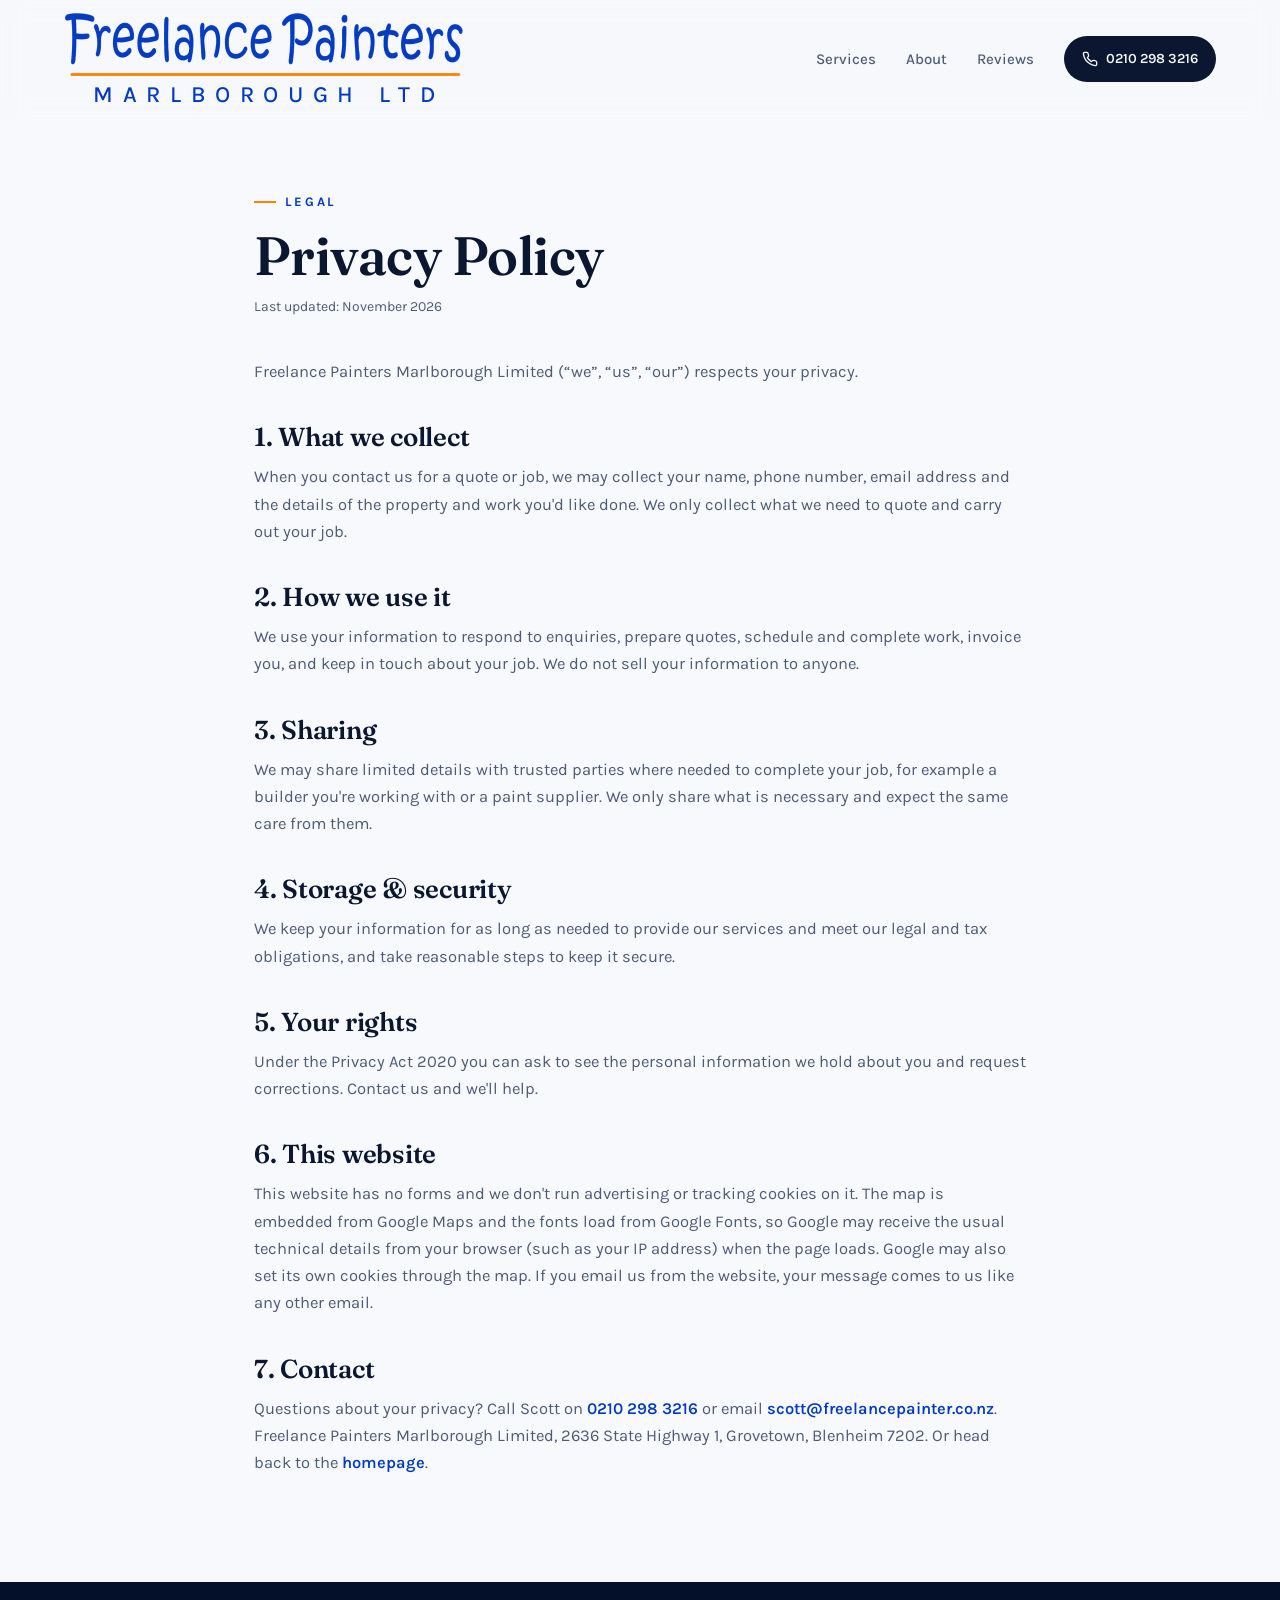
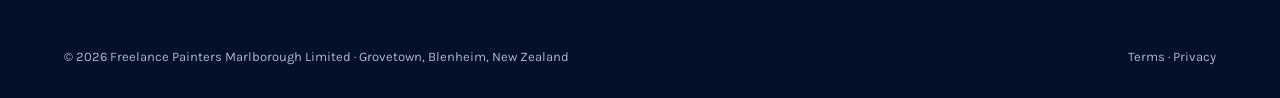
<file: privacy.html>
<!DOCTYPE html>
<html lang="en-NZ">
<head>
<meta charset="UTF-8">
<meta name="viewport" content="width=device-width, initial-scale=1">
<meta name="robots" content="noindex">
<title>Privacy Policy | Freelance Painters Marlborough Limited</title>
<meta name="description" content="Privacy policy for Freelance Painters Marlborough Limited, Blenheim.">
<link rel="canonical" href="https://www.freelancepainter.co.nz/privacy.html">
<meta property="og:site_name" content="Freelance Painters Marlborough Ltd">
<meta property="og:locale" content="en_NZ">
<meta property="og:type" content="website">
<meta property="og:title" content="Privacy Policy | Freelance Painters Marlborough Limited">
<meta property="og:description" content="Privacy policy for Freelance Painters Marlborough Limited, Blenheim.">
<meta property="og:url" content="https://www.freelancepainter.co.nz/privacy.html">
<meta property="og:image" content="https://www.freelancepainter.co.nz/img/og-image.jpg">
<meta name="twitter:card" content="summary_large_image">
<meta name="theme-color" content="#013AC0">
<link rel="icon" href="/favicon.ico" sizes="48x48">
<link rel="icon" href="favicon.svg" type="image/svg+xml">
<link rel="apple-touch-icon" href="/apple-touch-icon.png">
<link rel="preconnect" href="https://fonts.googleapis.com">
<link rel="preconnect" href="https://fonts.gstatic.com" crossorigin>
<link href="https://fonts.googleapis.com/css2?family=Fraunces:ital,opsz,wght@0,9..144,400..600;1,9..144,400..600&family=Karla:wght@400;500;600;700&display=swap" rel="stylesheet">
<link rel="stylesheet" href="styles.css">
</head>
<body class="loaded">

<header class="nav scrolled">
  <div class="wrap nav-in">
    <a href="/" class="brand" aria-label="Freelance Painters Marlborough home">
      <span class="brand-lockup">
        <img class="brand-wordmark" src="img/logo-wordmark.png" alt="Freelance Painters Marlborough Ltd" width="800" height="128">
        <span class="brand-sub" aria-hidden="true">Marlborough Ltd</span>
      </span>
    </a>
    <nav class="nav-links" aria-label="Primary">
      <a class="lnk" href="/#services">Services</a>
      <a class="lnk" href="/#about">About</a>
      <a class="lnk" href="/#reviews">Reviews</a>
      <a class="nav-cta" href="tel:+642102983216"><svg viewBox="0 0 24 24" fill="none" stroke="currentColor" stroke-width="2" stroke-linecap="round" stroke-linejoin="round"><path d="M22 16.9v3a2 2 0 0 1-2.2 2 19.8 19.8 0 0 1-8.6-3.1 19.5 19.5 0 0 1-6-6A19.8 19.8 0 0 1 2.1 4.2 2 2 0 0 1 4.1 2h3a2 2 0 0 1 2 1.7c.1.9.4 1.8.7 2.7a2 2 0 0 1-.5 2.1L8.1 9.9a16 16 0 0 0 6 6l1.4-1.2a2 2 0 0 1 2.1-.5c.9.3 1.8.6 2.7.7a2 2 0 0 1 1.7 2Z"/></svg> 0210 298 3216</a>
    </nav>
    <a class="nav-call-m" href="tel:+642102983216" aria-label="Call 0210 298 3216"><svg viewBox="0 0 24 24" fill="none" stroke="currentColor" stroke-width="2" stroke-linecap="round" stroke-linejoin="round" aria-hidden="true"><path d="M22 16.9v3a2 2 0 0 1-2.2 2 19.8 19.8 0 0 1-8.6-3.1 19.5 19.5 0 0 1-6-6A19.8 19.8 0 0 1 2.1 4.2 2 2 0 0 1 4.1 2h3a2 2 0 0 1 2 1.7c.1.9.4 1.8.7 2.7a2 2 0 0 1-.5 2.1L8.1 9.9a16 16 0 0 0 6 6l1.4-1.2a2 2 0 0 1 2.1-.5c.9.3 1.8.6 2.7.7a2 2 0 0 1 1.7 2Z"/></svg>Call 0210 298 3216</a>
    <button class="burger" aria-label="Menu" aria-expanded="false"><span class="burger-icon" aria-hidden="true"></span><span class="burger-label" aria-hidden="true">Menu</span></button>
  </div>
</header>

<main class="legal">
  <div class="wrap">
    <span class="kicker">Legal</span>
    <h1>Privacy Policy</h1>
    <p class="updated">Last updated: November 2026</p>

    <p>Freelance Painters Marlborough Limited (“we”, “us”, “our”) respects your privacy.</p>

    <h2>1. What we collect</h2>
    <p>When you contact us for a quote or job, we may collect your name, phone number, email address and the details of the property and work you'd like done. We only collect what we need to quote and carry out your job.</p>

    <h2>2. How we use it</h2>
    <p>We use your information to respond to enquiries, prepare quotes, schedule and complete work, invoice you, and keep in touch about your job. We do not sell your information to anyone.</p>

    <h2>3. Sharing</h2>
    <p>We may share limited details with trusted parties where needed to complete your job, for example a builder you're working with or a paint supplier. We only share what is necessary and expect the same care from them.</p>

    <h2>4. Storage &amp; security</h2>
    <p>We keep your information for as long as needed to provide our services and meet our legal and tax obligations, and take reasonable steps to keep it secure.</p>

    <h2>5. Your rights</h2>
    <p>Under the Privacy Act 2020 you can ask to see the personal information we hold about you and request corrections. Contact us and we'll help.</p>

    <h2>6. This website</h2>
    <p>This website has no forms and we don't run advertising or tracking cookies on it. The map is embedded from Google Maps and the fonts load from Google Fonts, so Google may receive the usual technical details from your browser (such as your IP address) when the page loads. Google may also set its own cookies through the map. If you email us from the website, your message comes to us like any other email.</p>

    <h2>7. Contact</h2>
    <p>Questions about your privacy? Call Scott on <a href="tel:+642102983216">0210 298 3216</a> or email <a href="https://mail.google.com/mail/?view=cm&amp;fs=1&amp;to=scott%40freelancepainter.co.nz&amp;su=Painting%20enquiry%20from%20your%20website" target="_blank" rel="noopener">scott&#64;freelancepainter.co.nz</a>. Freelance Painters Marlborough Limited, 2636 State Highway 1, Grovetown, Blenheim 7202. Or head back to the <a href="/">homepage</a>.</p>
  </div>
</main>

<footer class="footer">
  <div class="wrap">
    <div class="footer-bottom" style="border:none;padding-top:0">
      <span>© <span id="yr">2026</span> Freelance Painters Marlborough Limited · Grovetown, Blenheim, New Zealand</span>
      <span><a href="terms.html">Terms</a> · <a href="privacy.html">Privacy</a></span>
    </div>
  </div>
</footer>

<script>document.getElementById('yr').textContent=new Date().getFullYear();</script>
<script src="app.js"></script>
</body>
</html>
</file>
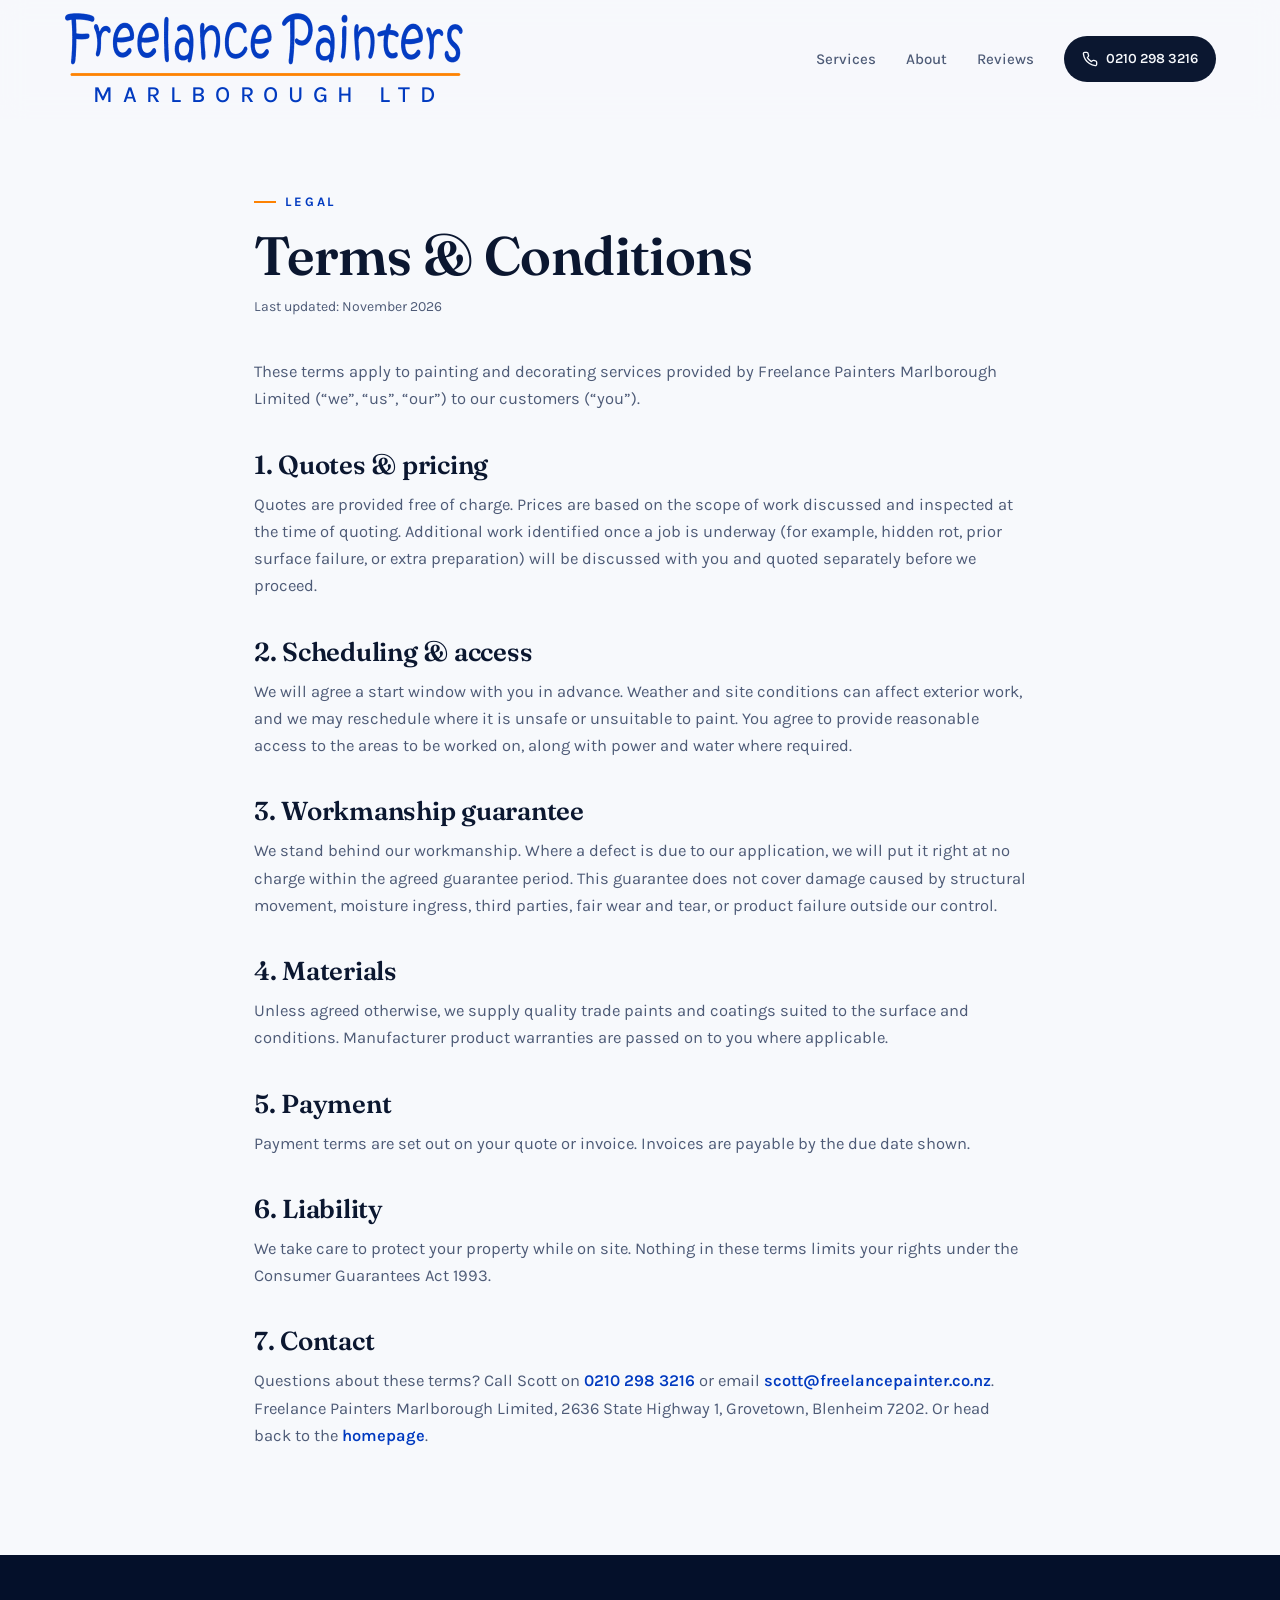
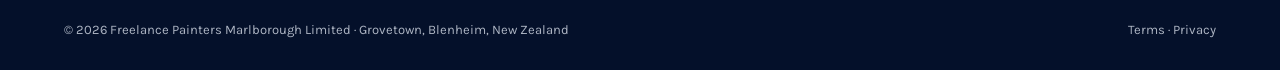
<file: terms.html>
<!DOCTYPE html>
<html lang="en-NZ">
<head>
<meta charset="UTF-8">
<meta name="viewport" content="width=device-width, initial-scale=1">
<meta name="robots" content="noindex">
<title>Terms &amp; Conditions | Freelance Painters Marlborough Limited</title>
<meta name="description" content="Terms and conditions for Freelance Painters Marlborough Limited, Blenheim.">
<link rel="canonical" href="https://www.freelancepainter.co.nz/terms.html">
<meta property="og:site_name" content="Freelance Painters Marlborough Ltd">
<meta property="og:locale" content="en_NZ">
<meta property="og:type" content="website">
<meta property="og:title" content="Terms &amp; Conditions | Freelance Painters Marlborough Limited">
<meta property="og:description" content="Terms and conditions for Freelance Painters Marlborough Limited, Blenheim.">
<meta property="og:url" content="https://www.freelancepainter.co.nz/terms.html">
<meta property="og:image" content="https://www.freelancepainter.co.nz/img/og-image.jpg">
<meta name="twitter:card" content="summary_large_image">
<meta name="theme-color" content="#013AC0">
<link rel="icon" href="/favicon.ico" sizes="48x48">
<link rel="icon" href="favicon.svg" type="image/svg+xml">
<link rel="apple-touch-icon" href="/apple-touch-icon.png">
<link rel="preconnect" href="https://fonts.googleapis.com">
<link rel="preconnect" href="https://fonts.gstatic.com" crossorigin>
<link href="https://fonts.googleapis.com/css2?family=Fraunces:ital,opsz,wght@0,9..144,400..600;1,9..144,400..600&family=Karla:wght@400;500;600;700&display=swap" rel="stylesheet">
<link rel="stylesheet" href="styles.css">
</head>
<body class="loaded">

<header class="nav scrolled">
  <div class="wrap nav-in">
    <a href="/" class="brand" aria-label="Freelance Painters Marlborough home">
      <span class="brand-lockup">
        <img class="brand-wordmark" src="img/logo-wordmark.png" alt="Freelance Painters Marlborough Ltd" width="800" height="128">
        <span class="brand-sub" aria-hidden="true">Marlborough Ltd</span>
      </span>
    </a>
    <nav class="nav-links" aria-label="Primary">
      <a class="lnk" href="/#services">Services</a>
      <a class="lnk" href="/#about">About</a>
      <a class="lnk" href="/#reviews">Reviews</a>
      <a class="nav-cta" href="tel:+642102983216"><svg viewBox="0 0 24 24" fill="none" stroke="currentColor" stroke-width="2" stroke-linecap="round" stroke-linejoin="round"><path d="M22 16.9v3a2 2 0 0 1-2.2 2 19.8 19.8 0 0 1-8.6-3.1 19.5 19.5 0 0 1-6-6A19.8 19.8 0 0 1 2.1 4.2 2 2 0 0 1 4.1 2h3a2 2 0 0 1 2 1.7c.1.9.4 1.8.7 2.7a2 2 0 0 1-.5 2.1L8.1 9.9a16 16 0 0 0 6 6l1.4-1.2a2 2 0 0 1 2.1-.5c.9.3 1.8.6 2.7.7a2 2 0 0 1 1.7 2Z"/></svg> 0210 298 3216</a>
    </nav>
    <a class="nav-call-m" href="tel:+642102983216" aria-label="Call 0210 298 3216"><svg viewBox="0 0 24 24" fill="none" stroke="currentColor" stroke-width="2" stroke-linecap="round" stroke-linejoin="round" aria-hidden="true"><path d="M22 16.9v3a2 2 0 0 1-2.2 2 19.8 19.8 0 0 1-8.6-3.1 19.5 19.5 0 0 1-6-6A19.8 19.8 0 0 1 2.1 4.2 2 2 0 0 1 4.1 2h3a2 2 0 0 1 2 1.7c.1.9.4 1.8.7 2.7a2 2 0 0 1-.5 2.1L8.1 9.9a16 16 0 0 0 6 6l1.4-1.2a2 2 0 0 1 2.1-.5c.9.3 1.8.6 2.7.7a2 2 0 0 1 1.7 2Z"/></svg>Call 0210 298 3216</a>
    <button class="burger" aria-label="Menu" aria-expanded="false"><span class="burger-icon" aria-hidden="true"></span><span class="burger-label" aria-hidden="true">Menu</span></button>
  </div>
</header>

<main class="legal">
  <div class="wrap">
    <span class="kicker">Legal</span>
    <h1>Terms &amp; Conditions</h1>
    <p class="updated">Last updated: November 2026</p>

    <p>These terms apply to painting and decorating services provided by Freelance Painters Marlborough Limited (“we”, “us”, “our”) to our customers (“you”).</p>

    <h2>1. Quotes &amp; pricing</h2>
    <p>Quotes are provided free of charge. Prices are based on the scope of work discussed and inspected at the time of quoting. Additional work identified once a job is underway (for example, hidden rot, prior surface failure, or extra preparation) will be discussed with you and quoted separately before we proceed.</p>

    <h2>2. Scheduling &amp; access</h2>
    <p>We will agree a start window with you in advance. Weather and site conditions can affect exterior work, and we may reschedule where it is unsafe or unsuitable to paint. You agree to provide reasonable access to the areas to be worked on, along with power and water where required.</p>

    <h2>3. Workmanship guarantee</h2>
    <p>We stand behind our workmanship. Where a defect is due to our application, we will put it right at no charge within the agreed guarantee period. This guarantee does not cover damage caused by structural movement, moisture ingress, third parties, fair wear and tear, or product failure outside our control.</p>

    <h2>4. Materials</h2>
    <p>Unless agreed otherwise, we supply quality trade paints and coatings suited to the surface and conditions. Manufacturer product warranties are passed on to you where applicable.</p>

    <h2>5. Payment</h2>
    <p>Payment terms are set out on your quote or invoice. Invoices are payable by the due date shown.</p>

    <h2>6. Liability</h2>
    <p>We take care to protect your property while on site. Nothing in these terms limits your rights under the Consumer Guarantees Act 1993.</p>

    <h2>7. Contact</h2>
    <p>Questions about these terms? Call Scott on <a href="tel:+642102983216">0210 298 3216</a> or email <a href="https://mail.google.com/mail/?view=cm&amp;fs=1&amp;to=scott%40freelancepainter.co.nz&amp;su=Painting%20enquiry%20from%20your%20website" target="_blank" rel="noopener">scott&#64;freelancepainter.co.nz</a>. Freelance Painters Marlborough Limited, 2636 State Highway 1, Grovetown, Blenheim 7202. Or head back to the <a href="/">homepage</a>.</p>
  </div>
</main>

<footer class="footer">
  <div class="wrap">
    <div class="footer-bottom" style="border:none;padding-top:0">
      <span>© <span id="yr">2026</span> Freelance Painters Marlborough Limited · Grovetown, Blenheim, New Zealand</span>
      <span><a href="terms.html">Terms</a> · <a href="privacy.html">Privacy</a></span>
    </div>
  </div>
</footer>

<script>document.getElementById('yr').textContent=new Date().getFullYear();</script>
<script src="app.js"></script>
</body>
</html>
</file>
<file: styles.css>
/* Freelance Painters Marlborough Limited
   Themed off the logo: royal blue #013AC0 with the orange rule #FD8202,
   on the logo's own cool off-white. Fonts: Fraunces (display) / Karla (body) */

:root{
  --paper:#F7F9FC;
  --bone:#E9F0FB;
  --bone-2:#DAE6F8;
  --ink:#0B1730;
  --ink-soft:#4E5B77;
  --espresso:#061434;
  --espresso-2:#0D2049;
  --clay:#013AC0;      /* logo blue, the primary */
  --clay-2:#012D96;    /* blue, pressed */
  --orange:#FD8202;    /* the rule under the logo wordmark */
  --orange-2:#E37102;
  --line:rgba(11,23,48,.14);
  --line-lt:rgba(255,255,255,.14);
  --r:16px;
  --r-sm:10px;
  --shadow:0 18px 50px -22px rgba(6,20,52,.45);
  --shadow-sm:0 10px 30px -18px rgba(6,20,52,.5);
  --maxw:1200px;
}

*{box-sizing:border-box}
html{scroll-behavior:smooth}
body{
  margin:0;
  font-family:"Karla",system-ui,-apple-system,sans-serif;
  color:var(--ink);
  background:var(--paper);
  font-size:17px;
  line-height:1.65;
  -webkit-font-smoothing:antialiased;
  overflow-x:hidden;
}
img{max-width:100%;display:block;image-orientation:from-image}
a{color:inherit;text-decoration:none}
h1,h2,h3,h4{font-family:"Fraunces",Georgia,serif;font-weight:600;line-height:1.08;margin:0;letter-spacing:-.01em}
p{margin:0 0 1rem}
.wrap{width:100%;max-width:var(--maxw);margin:0 auto;padding:0 24px}

/* ---------- Intro overlay ---------- */
#intro{
  position:fixed;inset:0;z-index:2000;background:var(--espresso);
  display:flex;align-items:center;justify-content:center;flex-direction:column;gap:14px;
  transition:opacity .7s ease .2s,visibility .7s ease .2s;
}
#intro .mono{
  font-family:"Fraunces",serif;color:var(--paper);font-size:clamp(26px,6vw,44px);
  letter-spacing:.02em;opacity:0;transform:translateY(10px);
  animation:introUp .8s ease forwards .15s;
}
#intro .mono b{color:var(--orange);font-weight:600}
#intro .sub{color:rgba(240,245,255,.62);font-family:"Karla",sans-serif;font-size:14px;letter-spacing:.28em;text-transform:uppercase;opacity:0;animation:introUp .8s ease forwards .35s}
#intro .bar{width:0;height:2px;background:var(--orange);animation:introBar 1s ease forwards .5s;max-width:160px}
@keyframes introUp{to{opacity:1;transform:none}}
@keyframes introBar{to{width:160px}}
body.loaded #intro{opacity:0;visibility:hidden}

/* ---------- Reveal ---------- */
.reveal{opacity:0;transform:translateY(26px);transition:opacity .7s ease,transform .7s cubic-bezier(.2,.7,.2,1)}
.reveal.in{opacity:1;transform:none}

/* ---------- Nav ---------- */
.nav{
  position:sticky;top:0;z-index:900;
  background:rgba(247,249,252,.86);backdrop-filter:blur(12px);
  border-bottom:1px solid transparent;transition:border-color .3s,box-shadow .3s,background .3s;
}
.nav.scrolled{border-color:var(--line);box-shadow:0 6px 24px -18px rgba(6,20,52,.5)}
.nav-in{display:flex;align-items:center;justify-content:space-between;height:74px}
.brand{display:flex;align-items:center;gap:12px;font-family:"Fraunces",serif}
.brand .mark{width:38px;height:38px;border-radius:9px;background:var(--clay);display:grid;place-items:center;color:#fff;flex:0 0 auto}
.brand .mark svg{width:22px;height:22px}
.brand .txt{line-height:1.05}
.brand .txt b{display:block;font-size:18px;font-weight:600;letter-spacing:-.01em}
.brand .txt span{display:block;font-family:"Karla",sans-serif;font-size:11px;letter-spacing:.22em;text-transform:uppercase;color:var(--ink-soft)}
.nav-links{display:flex;align-items:center;gap:30px}
.nav-links a.lnk{font-size:15px;color:var(--ink-soft);font-weight:500;transition:color .2s}
.nav-links a.lnk:hover{color:var(--ink)}
.nav-cta{display:inline-flex;align-items:center;gap:8px;background:var(--ink);color:var(--paper);padding:11px 18px;border-radius:100px;font-weight:600;font-size:14px;transition:transform .2s,background .2s}
.nav-cta:hover{background:var(--clay);transform:translateY(-1px)}
.nav-cta svg{width:16px;height:16px}
.burger{display:none;background:none;border:1px solid var(--line);border-radius:10px;width:44px;height:44px;cursor:pointer;padding:0;align-items:center;justify-content:center}
.burger .burger-icon{display:block;width:20px;height:2px;background:var(--ink);position:relative;transition:.3s}
.burger .burger-icon::before,.burger .burger-icon::after{content:"";position:absolute;left:0;width:20px;height:2px;background:var(--ink);transition:.3s}
.burger .burger-icon::before{top:-6px}.burger .burger-icon::after{top:6px}
.burger.open .burger-icon{background:transparent}
.burger.open .burger-icon::before{top:0;transform:rotate(45deg)}
.burger.open .burger-icon::after{top:0;transform:rotate(-45deg)}

/* ---------- Buttons ---------- */
.btn{display:inline-flex;align-items:center;justify-content:center;gap:9px;font-weight:600;font-size:15px;padding:14px 24px;border-radius:100px;cursor:pointer;transition:transform .2s,box-shadow .2s,background .2s,color .2s;border:1px solid transparent;min-height:48px}
.btn svg{width:18px;height:18px;flex:0 0 auto}
.btn-primary{background:var(--clay);color:#fff}
.btn-primary:hover{background:var(--clay-2);transform:translateY(-2px);box-shadow:var(--shadow-sm)}
.btn-ink{background:var(--ink);color:var(--paper)}
.btn-ink:hover{background:#000;transform:translateY(-2px)}
.btn-ghost{background:transparent;color:var(--ink);border-color:var(--line)}
.btn-ghost:hover{border-color:var(--ink);transform:translateY(-2px)}
.btn-light{background:var(--paper);color:var(--ink)}
.btn-light:hover{transform:translateY(-2px);box-shadow:var(--shadow-sm)}
.btn-outline-lt{background:transparent;color:var(--paper);border-color:var(--line-lt)}
.btn-outline-lt:hover{background:rgba(255,255,255,.08);border-color:rgba(255,255,255,.4)}

/* ---------- Hero ---------- */
.hero{position:relative;min-height:92vh;display:flex;align-items:flex-end;background:var(--espresso);overflow:hidden;color:var(--paper)}
.hero-slides{position:absolute;inset:0;z-index:0}
.hero-slides .slide{position:absolute;inset:0;background-size:cover;background-position:center;opacity:0;transition:opacity 1.6s ease;transform:scale(1.06);filter:saturate(.92) contrast(1.03)}
.hero-slides .slide.active{opacity:1}
.hero-slides .slide.active,.hero-slides .slide.leaving{animation:kenburns 8s ease forwards}
@keyframes kenburns{from{transform:scale(1.06)}to{transform:scale(1.14)}}
.hero::after{content:"";position:absolute;inset:0;z-index:1;background:linear-gradient(180deg,rgba(6,20,52,.70) 0%,rgba(6,20,52,.50) 40%,rgba(6,20,52,.86) 100%)}
.hero-in{position:relative;z-index:2;padding:120px 24px 64px;width:100%}
.eyebrow{display:inline-flex;align-items:center;gap:9px;font-family:"Karla",sans-serif;font-size:13px;letter-spacing:.24em;text-transform:uppercase;color:#BCD0F4;margin-bottom:22px}
.eyebrow::before{content:"";width:26px;height:2px;background:var(--orange);flex-shrink:0}
.hero h1{font-size:clamp(38px,7vw,74px);max-width:15ch;font-weight:600}
.hero h1 em{font-style:italic;color:var(--orange);font-weight:500}
.hero .lead{font-size:clamp(17px,2.4vw,20px);max-width:46ch;margin:22px 0 30px;color:rgba(240,245,255,.9)}
.hero-cta{display:flex;flex-wrap:wrap;gap:14px}
.hero-badge{display:inline-flex;align-items:center;gap:12px;margin-top:30px;padding:12px 18px;border-radius:100px;background:rgba(255,255,255,.1);backdrop-filter:blur(10px);border:1px solid var(--line-lt);font-size:14px}
.hero-badge .stars{color:var(--orange);letter-spacing:2px;font-size:15px}
.hero-badge b{font-weight:700}
.hero-badge span{color:rgba(240,245,255,.82)}

/* ---------- Section shell ---------- */
section{position:relative}
.band{padding:96px 0}
.band.paper{background:var(--paper)}
.band.bone{background:var(--bone)}
.sec-head{max-width:640px;margin-bottom:52px}
.sec-head.center{margin-left:auto;margin-right:auto;text-align:center}
.kicker{display:inline-flex;align-items:center;gap:9px;font-family:"Karla",sans-serif;font-size:13px;letter-spacing:.22em;text-transform:uppercase;color:var(--clay);font-weight:700;margin-bottom:16px}
.kicker::before{content:"";width:22px;height:2px;background:var(--orange)}
.sec-head.center .kicker::before{display:none}
.sec-head h2{font-size:clamp(30px,4.4vw,46px)}
.sec-head p{margin-top:16px;color:var(--ink-soft);font-size:18px}

/* ---------- Services ---------- */
.svc-grid{display:grid;grid-template-columns:repeat(3,1fr);gap:26px}
.svc{background:var(--paper);border:1px solid var(--line);border-radius:var(--r);overflow:hidden;transition:transform .3s,box-shadow .3s;display:flex;flex-direction:column}
.band.bone .svc{background:#fff}
.svc:hover{transform:translateY(-5px);box-shadow:var(--shadow)}
.svc .shot{aspect-ratio:4/3;overflow:hidden}
.svc .shot img{width:100%;height:100%;object-fit:cover;filter:saturate(.9) contrast(1.03);transition:transform .6s ease}
.svc:hover .shot img{transform:scale(1.06)}
.svc .body{padding:24px 24px 28px}
.svc .tag{display:inline-flex;align-items:center;gap:8px;font-size:12px;letter-spacing:.14em;text-transform:uppercase;color:var(--clay);font-weight:700;margin-bottom:10px}
.svc .tag svg{width:15px;height:15px}
.svc h3{font-size:22px;margin-bottom:8px}
.svc p{margin:0;color:var(--ink-soft);font-size:15.5px}

/* ---------- About ---------- */
.about-grid{display:grid;grid-template-columns:1fr 1fr;gap:60px;align-items:center}
.about-media{position:relative}
.about-media img{width:100%;aspect-ratio:4/3;object-fit:cover;border-radius:var(--r);filter:saturate(.9) contrast(1.03)}
.about-media .corner{position:absolute;left:-14px;bottom:-14px;background:var(--clay);color:#fff;padding:16px 20px;border-radius:12px;box-shadow:var(--shadow-sm);max-width:60%}
.about-media .corner b{font-family:"Fraunces",serif;font-size:30px;display:block;line-height:1}
.about-media .corner span{font-size:12.5px;letter-spacing:.05em;opacity:.9}
.about-copy h2{font-size:clamp(28px,4vw,42px);margin-bottom:18px}
.about-copy p{color:var(--ink-soft);font-size:17px}
.checklist{list-style:none;padding:0;margin:24px 0 30px;display:grid;gap:14px}
.checklist li{display:flex;gap:13px;align-items:flex-start;font-weight:600;color:var(--ink)}
.checklist li svg{width:24px;height:24px;flex:0 0 auto;color:var(--orange);margin-top:1px}
.checklist li span{font-weight:400;color:var(--ink-soft);display:block;font-size:14.5px}

/* ---------- Crew ---------- */
.crew-grid{display:grid;grid-template-columns:repeat(3,1fr);gap:24px}
.crew{background:var(--paper);border:1px solid var(--line);border-radius:var(--r);padding:32px 26px;text-align:center;transition:transform .3s,box-shadow .3s}
.band.bone .crew{background:#fff}
.crew:hover{transform:translateY(-4px);box-shadow:var(--shadow)}
.crew h3{font-size:20px;margin-bottom:4px}
.crew .role{font-size:12.5px;letter-spacing:.12em;text-transform:uppercase;color:var(--clay);font-weight:700;margin-bottom:12px}
.crew p{margin:0;color:var(--ink-soft);font-size:14.5px}
.badge-lt{display:inline-block;font-size:12px;letter-spacing:.1em;text-transform:uppercase;color:var(--ink-soft);background:var(--bone-2);border:1px solid var(--line);padding:5px 12px;border-radius:100px;font-weight:700}

/* ---------- Reviews ---------- */
.rev-grid{display:grid;grid-template-columns:repeat(3,1fr);gap:24px}
.rev{background:#fff;border:1px solid var(--line);border-radius:var(--r);padding:28px 26px;display:flex;flex-direction:column;gap:14px;box-shadow:var(--shadow-sm)}
.band.paper .rev{background:var(--bone)}
.rev .stars{color:var(--orange);letter-spacing:2px;font-size:16px}
.rev p{margin:0;font-size:15.5px;color:var(--ink);line-height:1.6}
.rev .who{display:flex;align-items:center;gap:12px;margin-top:auto}
.rev .who b{display:block;font-size:15px}
.rev .who span{font-size:13px;color:var(--ink-soft)}
.rev-actions{display:flex;justify-content:center;gap:14px;margin-top:40px;flex-wrap:wrap}

/* ---------- Review banner ---------- */
.review-banner{background:var(--espresso);color:var(--paper);text-align:center;padding:80px 0}
.review-banner .stars{color:var(--orange);font-size:22px;letter-spacing:3px;margin-bottom:16px}
.review-banner h2{font-size:clamp(28px,4vw,42px);max-width:20ch;margin:0 auto 14px}
.review-banner p{color:rgba(240,245,255,.74);max-width:48ch;margin:0 auto 28px}

/* ---------- Contact ---------- */
.contact{background:var(--espresso);color:var(--paper)}
.contact-grid{display:grid;grid-template-columns:1fr 1fr;gap:56px;align-items:center}
.contact h2{font-size:clamp(30px,4.4vw,46px);margin-bottom:18px}
.contact .lead{color:rgba(240,245,255,.8);margin-bottom:28px;font-size:17px}
.contact .kicker{color:#BCD0F4}
.info-rows{display:grid;gap:18px;margin-bottom:30px}
.info-row{display:flex;gap:15px;align-items:center}
.info-row .ic{width:44px;height:44px;border-radius:11px;background:rgba(255,255,255,.07);border:1px solid var(--line-lt);display:grid;place-items:center;flex:0 0 auto;color:var(--orange)}
.info-row .ic svg{width:20px;height:20px}
.info-row b{display:block;font-size:12px;letter-spacing:.14em;text-transform:uppercase;color:rgba(240,245,255,.58);font-weight:700}
.info-row span{font-size:16.5px}
.contact-card{background:rgba(255,255,255,.05);border:1px solid var(--line-lt);border-radius:var(--r);padding:36px}
.contact-card h3{font-size:24px;margin-bottom:8px}
.contact-card p{color:rgba(240,245,255,.74);font-size:15px;margin-bottom:24px}
.contact-card .btn{width:100%;margin-bottom:14px}
.contact-card .fine{font-size:13px;color:rgba(240,245,255,.55);text-align:center;margin:6px 0 0}

/* ---------- Map ---------- */
.map-band{padding:0;background:var(--bone)}
.map-band .wrap{padding-top:70px;padding-bottom:70px}
.map-wrap{border-radius:var(--r);overflow:hidden;box-shadow:var(--shadow);border:1px solid var(--line)}
.map-wrap iframe{width:100%;height:420px;border:0;display:block;filter:saturate(.9) contrast(1.02)}

/* ---------- Footer ---------- */
.footer{background:#04102A;color:rgba(240,245,255,.72);padding:64px 0 30px}
.footer-top{display:grid;grid-template-columns:1.4fr 1fr 1fr;gap:40px;padding-bottom:40px;border-bottom:1px solid var(--line-lt)}
/* the wordmark is royal blue, so on dark bands it sits on its own white card */
.footer .brand{display:inline-flex;background:#fff;padding:12px 16px;border-radius:12px}
.footer .brand .txt b{color:var(--paper)}
.footer .brand .txt span{color:rgba(240,245,255,.55)}
.footer .fdesc{margin-top:18px;font-size:14.5px;max-width:34ch;line-height:1.6}
.footer h4{color:var(--paper);font-family:"Karla",sans-serif;font-size:13px;letter-spacing:.16em;text-transform:uppercase;margin-bottom:16px}
.footer ul{list-style:none;padding:0;margin:0;display:grid;gap:10px}
.footer ul a{font-size:14.5px;color:rgba(240,245,255,.72);transition:color .2s}
.footer ul a:hover{color:var(--orange)}
.footer-bottom{display:flex;justify-content:space-between;align-items:center;gap:16px;padding-top:26px;font-size:13px;flex-wrap:wrap}
.footer-bottom a{color:rgba(240,245,255,.72)}
.footer-bottom a:hover{color:var(--orange)}

/* ---------- Legal pages ---------- */
.legal{padding:64px 0 90px;background:var(--paper)}
.legal .wrap{max-width:820px}
.legal .kicker{margin-bottom:14px}
.legal h1{font-size:clamp(34px,6vw,54px);margin-bottom:10px}
.legal .updated{color:var(--ink-soft);font-size:14px;margin-bottom:40px}
.legal h2{font-size:26px;margin:38px 0 12px}
.legal p{color:var(--ink-soft);font-size:16.5px}
.legal a{color:var(--clay);font-weight:600}

/* ---------- Responsive ---------- */
@media(max-width:900px){
  .nav-links{position:fixed;inset:74px 0 auto 0;flex-direction:column;background:var(--paper);gap:0;padding:8px 0 18px;border-bottom:1px solid var(--line);box-shadow:var(--shadow);transform:translateY(-140%);transition:transform .35s ease;align-items:stretch}
  .nav-links.open{transform:none}
  .nav-links a.lnk{padding:15px 24px;border-bottom:1px solid var(--line);font-size:17px}
  .nav-links .nav-cta{margin:14px 24px 4px;justify-content:center}
  .burger{display:inline-flex}
        .svc-grid,.crew-grid,.rev-grid{grid-template-columns:1fr 1fr}
  .rev-grid>:last-child:nth-child(odd){grid-column:1/-1}
  .about-grid,.contact-grid{grid-template-columns:1fr;gap:40px}
  .about-media .corner{left:16px}
  .footer-top{grid-template-columns:1fr 1fr}
}
@media(max-width:620px){
  body{font-size:16px}
  .band{padding:66px 0}
  .wrap{padding:0 20px}
  .hero-in{padding:104px 24px 48px}
  .svc-grid,.crew-grid,.rev-grid,.footer-top{grid-template-columns:1fr}
  .hero-cta{flex-direction:column}
  .hero-cta .btn{width:100%}
  .about-media .corner{position:static;max-width:none;margin-top:14px;display:inline-block}
  .map-wrap iframe{height:340px}
  .footer-bottom{flex-direction:column;align-items:flex-start}
  .contact-card{padding:26px}
}
@media(prefers-reduced-motion:reduce){
  .hero-slides .slide,.hero-slides .slide.active,.hero-slides .slide.leaving{animation:none;transition:opacity .4s}
  .reveal{transition:none;opacity:1;transform:none}
  *{scroll-behavior:auto}
}

/* Recent work gallery */
.gal-grid{display:grid;grid-template-columns:repeat(3,1fr);gap:16px}
.gal-item{position:relative;border-radius:12px;overflow:hidden;aspect-ratio:4/3;margin:0}
.gal-item img{width:100%;height:100%;object-fit:cover;transition:transform .5s ease}
.gal-item:hover img{transform:scale(1.05)}
.gal-item::after{content:"";position:absolute;inset:45% 0 0 0;background:linear-gradient(180deg,transparent,rgba(6,20,52,.66))}
.gal-item figcaption{position:absolute;left:14px;right:14px;bottom:11px;z-index:2;color:#fff;font-weight:600;font-size:.92rem}
@media(max-width:900px){.gal-grid{grid-template-columns:repeat(2,1fr)}}
@media(max-width:560px){.gal-grid{grid-template-columns:1fr}}

/* Logo wordmark */
.brand-logo{height:42px;width:auto;display:block}
@media(max-width:560px){.brand-logo{height:34px}}

/* Brand lockup: wordmark with "Marlborough Ltd" set beneath */
.brand-lockup{display:flex;flex-direction:column;align-items:stretch;width:200px}
.brand-wordmark{width:100%;height:auto;display:block}
.brand-sub{display:block;margin-top:3px;font-family:"Karla",sans-serif;font-size:11.5px;line-height:1;font-weight:500;letter-spacing:.42em;text-transform:uppercase;color:var(--clay);text-align:center;white-space:nowrap;padding-left:.42em}
@media(max-width:560px){
  .brand-lockup{width:164px}
  .brand-sub{font-size:9.5px;margin-top:2px}
}

/* Hero location line */
.hero .eyebrow{font-size:clamp(15px,1.6vw,18px);letter-spacing:.2em;font-weight:600;color:#fff}
.hero .eyebrow::before{width:30px}
@media(max-width:620px){.hero .eyebrow{letter-spacing:.14em}}

/* FAQ */
.faq-list{max-width:820px;margin:0 auto;display:grid;gap:14px}
.faq-item{background:var(--bone);border:1px solid var(--line);border-radius:var(--r-sm);overflow:hidden}
.faq-item summary{list-style:none;cursor:pointer;display:flex;align-items:center;justify-content:space-between;gap:16px;padding:20px 24px;min-height:56px;font-family:"Fraunces",Georgia,serif;font-weight:600;font-size:19px;line-height:1.3;color:var(--ink)}
.faq-item summary::-webkit-details-marker{display:none}
.faq-item summary::after{content:"+";flex:0 0 auto;width:32px;height:32px;border-radius:50%;display:grid;place-items:center;background:var(--clay);color:#fff;font-family:"Karla",sans-serif;font-size:20px;line-height:1;transition:transform .25s}
.faq-item[open] summary::after{transform:rotate(45deg);background:var(--orange)}
.faq-item summary:focus-visible{outline:3px solid var(--orange);outline-offset:-3px;border-radius:var(--r-sm)}
.faq-item p{margin:0;padding:0 24px 22px;color:var(--ink-soft);font-size:16px}
@media(max-width:620px){.faq-item summary{font-size:17px;padding:18px 18px}.faq-item p{padding:0 18px 20px}}

/* Header: business name size, and a "Menu" label on the menu button */
.nav .brand-lockup{container-type:inline-size;width:clamp(200px,calc(100vw - 710px),400px)}
.nav .brand-sub{font-size:5.75cqi;margin-top:1.5cqi}
@media(min-width:901px){.nav-in{height:118px}}
.burger{gap:8px;width:auto;padding:0 14px 0 12px}
.burger-label{font-family:"Karla",sans-serif;font-size:15px;font-weight:600;line-height:1;letter-spacing:.02em;color:var(--ink)}
/* Tablets: the name beside the Menu button. The header grows to fit,
   so the menu drops from the header's bottom edge. */
@media(max-width:900px){
  .nav-in{height:auto;min-height:74px;padding-top:12px;padding-bottom:12px}
  .nav .brand-lockup{width:min(400px,calc(100vw - 170px))}
  .nav-links{position:absolute;inset:100% 0 auto 0;transform:translateY(-10px);opacity:0;visibility:hidden;transition:transform .3s ease,opacity .3s ease,visibility 0s linear .3s}
  .nav-links.open{transform:none;opacity:1;visibility:visible;transition:transform .3s ease,opacity .3s ease}
}
/* Phones: the name on a row of its own, with Call and Menu beneath.
   The header sticks by that button row (negative top = name row height: 12px padding,
   the lockup at .2325 of its width; the 10px gap stays above the buttons), so the name scrolls away with the page. */
.nav-call-m{display:none}
@media(max-width:560px){
  .nav{--lw:min(328px,calc(100vw - 40px));top:calc(-1 * (var(--lw) * .2325 + 12px))}
  .nav-in{flex-wrap:wrap;gap:10px;padding-top:12px;padding-bottom:10px}
  .nav .brand{flex:0 0 100%;justify-content:center}
  .nav .brand-lockup{width:var(--lw)}
  .nav-call-m{display:inline-flex;flex:1;min-width:0;align-items:center;justify-content:center;gap:8px;height:44px;padding:0 12px;border-radius:10px;background:var(--ink);color:var(--paper);font-weight:600;font-size:15px;white-space:nowrap}
  .nav-call-m svg{width:16px;height:16px;flex:0 0 auto}
}
@media(max-width:350px){.nav-call-m{font-size:14px;gap:6px;padding:0 8px}}

/* Hero rating badge links to the reviews */
a.hero-badge{color:inherit;transition:background .2s}
a.hero-badge:hover{background:rgba(255,255,255,.16)}

/* About: the van photo shows its whole frame.
   The frame follows the photo's own shape and the badge hangs below it, clear of the van. */
.about-van img{aspect-ratio:auto 1200 / 575;height:auto;object-fit:contain}
.about-van{margin-bottom:44px}
.about-van .corner{bottom:-58px}
@media(max-width:620px){.about-van{margin-bottom:0}}

/* Owner: one card for Scott, his photo beside the text (stacked on phones). */
.crew-solo{max-width:680px;margin:0 auto;padding:40px 44px;background:#fff;box-shadow:var(--shadow-sm)}
.crew-solo .crew-note{margin-top:14px;padding-top:14px;border-top:1px solid var(--line)}
.crew-solo:hover{transform:none;box-shadow:var(--shadow-sm)}
.crew-solo h3{font-size:28px;margin-bottom:6px}
.crew-solo .role{margin-bottom:16px}
.crew-solo p{font-size:16.5px}
.crew-solo:has(.crew-photo){max-width:940px;display:grid;grid-template-columns:320px 1fr;gap:38px;align-items:center;text-align:left}
.crew-photo img{width:100%;height:auto;aspect-ratio:4/5;object-fit:cover;border-radius:12px}
@media(max-width:900px){.crew-solo:has(.crew-photo){grid-template-columns:240px 1fr;gap:28px}}
@media(max-width:620px){
  .crew-solo{padding:28px 22px}
  .crew-solo:has(.crew-photo){grid-template-columns:1fr;text-align:center}
  .crew-photo{width:100%;max-width:300px;margin:0 auto}
}

/* Reviews: Google rating line */
.rev-summary{display:inline-flex;align-items:center;gap:8px;font-size:17px}
.rev-summary b{color:var(--ink)}
.rev-star{color:var(--orange);font-size:20px;line-height:1}

/* Areas we cover */
.area-grid{display:grid;grid-template-columns:repeat(3,1fr);gap:22px}
.area-group{background:#fff;border:1px solid var(--line);border-radius:var(--r);padding:24px 24px 26px}
.area-group h3{font-size:20px;margin-bottom:14px}
.area-group p{margin:0;color:var(--ink-soft);font-size:15.5px}
.area-list{list-style:none;margin:0;padding:0;display:flex;flex-wrap:wrap;gap:8px}
.area-list li{font-size:14.5px;line-height:1.3;padding:6px 11px;border-radius:100px;background:var(--bone);border:1px solid var(--line);color:var(--ink)}
@media(max-width:900px){.area-grid{grid-template-columns:1fr 1fr}}
@media(max-width:620px){.area-grid{grid-template-columns:1fr}}

/* Contact rows that are links */
.info-row a{font-size:16.5px;color:var(--paper);text-decoration:underline;text-decoration-color:rgba(253,130,2,.6);text-underline-offset:3px;overflow-wrap:anywhere}
.info-row a:hover{color:var(--orange)}

/* In-page links land below the sticky header, not under it */
html{scroll-padding-top:120px}
@media(max-width:560px){html{scroll-padding-top:72px}}
/* Areas menu link: hidden on the desktop bar between 901 and 1179px, where it would squeeze the business name */
@media(min-width:901px) and (max-width:1179px){.nav-links .lnk-areas{display:none}}

/* Hero heading: the location line sits inside the h1, styled as before */
.hero h1{max-width:none}
.hero h1 .eyebrow{display:flex;width:fit-content;line-height:1.65}
.hero h1 .h1-main{display:block;max-width:15ch}

/* Reviews: on wide screens a short last row sits centred */
@media(min-width:901px){
  .rev-grid{grid-template-columns:repeat(6,1fr)}
  .rev-grid>.rev{grid-column:span 2}
  .rev-grid>.rev:nth-child(3n+1):nth-last-child(2){grid-column:2 / span 2}
  .rev-grid>.rev:nth-child(3n+1):last-child{grid-column:3 / span 2}
}

/* Page not found */
.nf{padding:72px 0 96px;background:var(--paper)}
.nf .wrap{max-width:820px}
.nf h1{font-size:clamp(34px,6vw,54px);margin-bottom:14px}
.nf p{color:var(--ink-soft);font-size:17px;max-width:52ch}
.nf-cta{display:flex;flex-wrap:wrap;gap:14px;margin:28px 0 34px}
.nf-links{list-style:none;padding:0;margin:0;display:flex;flex-wrap:wrap;gap:10px 22px}
.nf-links a{color:var(--clay);font-weight:600}
.nf-links a:hover{color:var(--clay-2)}
</file>
